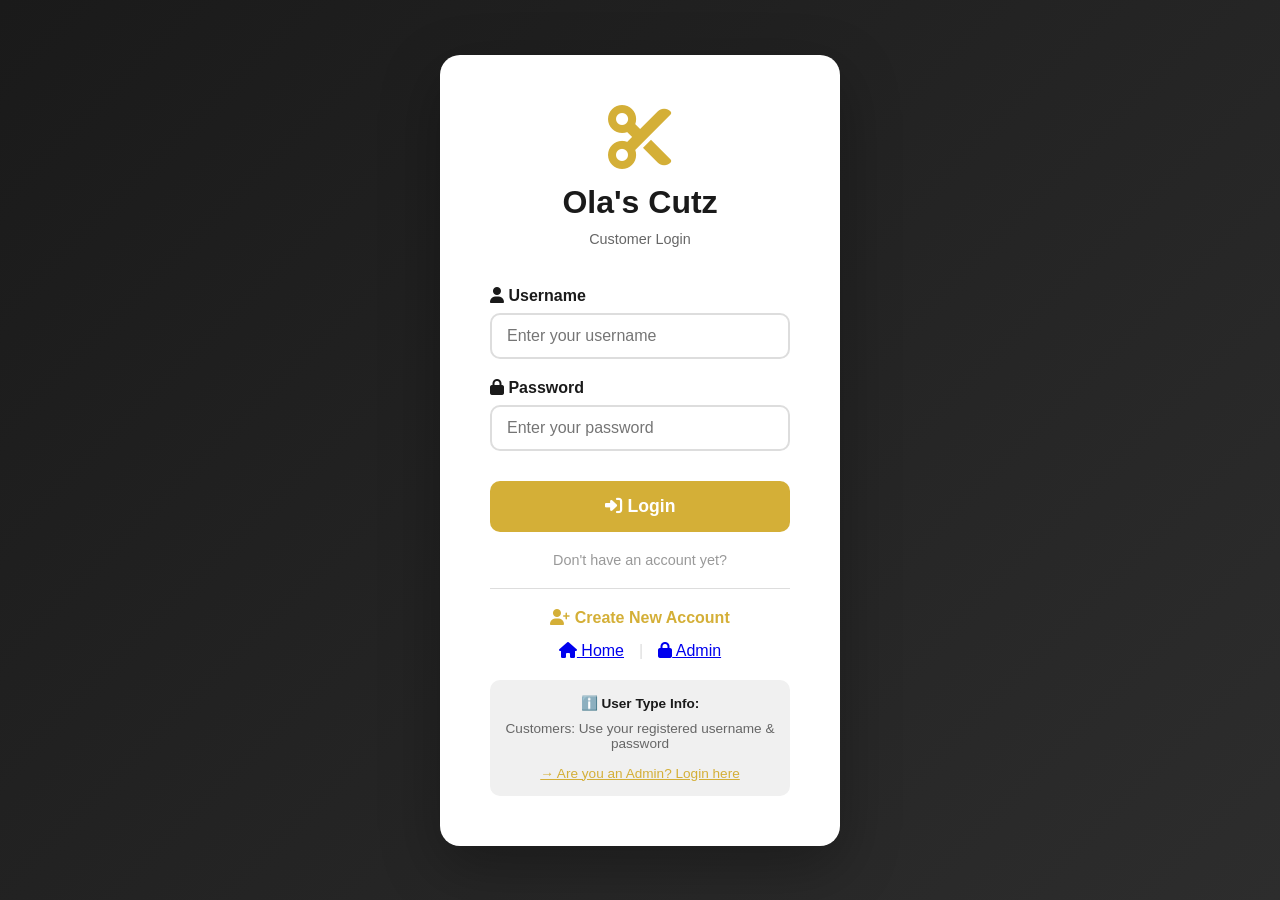
<file: index.html>
<!DOCTYPE html>
<html lang="en">
<head>
    <meta charset="UTF-8">
    <meta name="viewport" content="width=device-width, initial-scale=1.0">
    <title>Ola's Cutz Barbershop - Book Your Appointment Online</title>
    <link rel="stylesheet" href="styles.css">
    <link rel="stylesheet" href="https://cdnjs.cloudflare.com/ajax/libs/font-awesome/6.4.0/css/all.min.css">
</head>
<body>
    <script>
        // ===== CHECK IF CUSTOMER IS LOGGED IN =====
        // This must run BEFORE the page loads
        
        // Check if customer is logged in
        if (localStorage.getItem('customerLoggedIn') !== 'true') {
            // Not logged in - redirect to login page
            window.location.href = 'customer-login.html';
        }
    </script>
    <!-- Navigation -->
    <nav class="navbar">
        <div class="container">
            <div class="nav-wrapper">
                <div class="logo">
                    <i class="fas fa-cut"></i>
                    <span>Ola's Cutz</span>
                </div>
                <div class="nav-menu" id="navMenu">
                    <a href="#home" class="nav-link">Home</a>
                    <a href="#services" class="nav-link">Services</a>
                    <a href="#gallery" class="nav-link">Gallery</a>
                    <a href="#booking" class="nav-link">Book Now</a>
                    <a href="#contact" class="nav-link">Contact</a>
                    <span class="nav-user" id="navUser" style="color: #D4AF37; font-weight: 600;">
                        <i class="fas fa-user-circle"></i> <span id="userName">Customer</span>
                    </span>
                    <button class="nav-link" onclick="logoutCustomer()" style="background: none; border: none; color: inherit; cursor: pointer;">
                        <i class="fas fa-sign-out-alt"></i> Logout
                    </button>
                </div>
                <button class="mobile-toggle" id="mobileToggle">
                    <span></span>
                    <span></span>
                    <span></span>
                </button>
            </div>
        </div>
    </nav>

    <!-- Hero Section -->
    <section class="hero" id="home">
        <div class="hero-overlay"></div>
        <div class="container">
            <div class="hero-content">
                <h1 class="hero-title">Your Style, Our Expertise</h1>
                <p class="hero-subtitle">Professional barbering services in Lagos & Ilorin</p>
                <a href="#booking" class="btn btn-primary">Book Appointment Now</a>
            </div>
        </div>
    </section>

    <!-- Services Section -->
    <section class="services" id="services">
        <div class="container">
            <h2 class="section-title">Our Services</h2>
            <p class="section-subtitle">Premium grooming at affordable prices</p>
            <div class="services-grid">
                <div class="service-card">
                    <div class="service-icon">
                        <i class="fas fa-scissors"></i>
                    </div>
                    <h3>Haircut</h3>
                    <p class="service-duration"><i class="far fa-clock"></i> 30 minutes</p>
                    <p class="service-price">₦2,000</p>
                    <p class="service-desc">Classic and modern haircuts tailored to your style</p>
                </div>
                <div class="service-card featured">
                    <div class="popular-badge">Popular</div>
                    <div class="service-icon">
                        <i class="fas fa-cut"></i>
                    </div>
                    <h3>Haircut & Beard</h3>
                    <p class="service-duration"><i class="far fa-clock"></i> 40 minutes</p>
                    <p class="service-price">₦3,000</p>
                    <p class="service-desc">Complete grooming package for the modern gentleman</p>
                </div>
                <div class="service-card">
                    <div class="service-icon">
                        <i class="fas fa-child"></i>
                    </div>
                    <h3>Kids Haircut</h3>
                    <p class="service-duration"><i class="far fa-clock"></i> 40 minutes</p>
                    <p class="service-price">₦2,500</p>
                    <p class="service-desc">Gentle and fun haircuts for the little ones</p>
                </div>
                <div class="service-card">
                    <div class="service-icon">
                        <i class="fas fa-star"></i>
                    </div>
                    <h3>Shaving</h3>
                    <p class="service-duration"><i class="far fa-clock"></i> 15 minutes</p>
                    <p class="service-price">₦1,000</p>
                    <p class="service-desc">Traditional hot towel shave experience</p>
                </div>
            </div>
        </div>
    </section>

    <!-- Gallery Section -->
    <section class="gallery" id="gallery">
        <div class="container">
            <h2 class="section-title">Our Work</h2>
            <p class="section-subtitle">Get inspired by our latest styles</p>
            <div class="gallery-grid" id="galleryGrid">
                <!-- Gallery images will be generated dynamically -->
            </div>
        </div>
    </section>

    <!-- Lightbox Modal -->
    <div class="lightbox" id="lightbox">
        <button class="lightbox-close" id="lightboxClose">&times;</button>
        <button class="lightbox-nav lightbox-prev" id="lightboxPrev">
            <i class="fas fa-chevron-left"></i>
        </button>
        <img src="" alt="Gallery Image" id="lightboxImg">
        <button class="lightbox-nav lightbox-next" id="lightboxNext">
            <i class="fas fa-chevron-right"></i>
        </button>
    </div>

    <!-- Booking Section -->
    <section class="booking" id="booking">
        <div class="container">
            <h2 class="section-title">Book Your Appointment</h2>
            <p class="section-subtitle">Easy 6-step booking process</p>
            
            <div class="booking-container">
                <!-- Progress Indicator -->
                <div class="progress-bar">
                    <div class="progress-step active" data-step="1">
                        <div class="step-number">1</div>
                        <div class="step-label">Service</div>
                    </div>
                    <div class="progress-step" data-step="2">
                        <div class="step-number">2</div>
                        <div class="step-label">Location</div>
                    </div>
                    <div class="progress-step" data-step="3">
                        <div class="step-number">3</div>
                        <div class="step-label">Date</div>
                    </div>
                    <div class="progress-step" data-step="4">
                        <div class="step-number">4</div>
                        <div class="step-label">Time</div>
                    </div>
                    <div class="progress-step" data-step="5">
                        <div class="step-number">5</div>
                        <div class="step-label">Details</div>
                    </div>
                    <div class="progress-step" data-step="6">
                        <div class="step-number">6</div>
                        <div class="step-label">Confirm</div>
                    </div>
                </div>

                <!-- Booking Form -->
                <div class="booking-form">
                    <!-- Step 1: Select Service -->
                    <div class="form-step active" data-step="1">
                        <h3>Select Service</h3>
                        <div class="service-options">
                            <label class="service-option">
                                <input type="radio" name="service" value="Haircut|30|2000">
                                <div class="option-content">
                                    <i class="fas fa-scissors"></i>
                                    <h4>Haircut</h4>
                                    <p>30 min - ₦2,000</p>
                                </div>
                            </label>
                            <label class="service-option">
                                <input type="radio" name="service" value="Haircut & Beard|40|3000">
                                <div class="option-content">
                                    <i class="fas fa-cut"></i>
                                    <h4>Haircut & Beard</h4>
                                    <p>40 min - ₦3,000</p>
                                </div>
                            </label>
                            <label class="service-option">
                                <input type="radio" name="service" value="Kids Haircut|40|2500">
                                <div class="option-content">
                                    <i class="fas fa-child"></i>
                                    <h4>Kids Haircut</h4>
                                    <p>40 min - ₦2,500</p>
                                </div>
                            </label>
                            <label class="service-option">
                                <input type="radio" name="service" value="Shaving|15|1000">
                                <div class="option-content">
                                    <i class="fas fa-star"></i>
                                    <h4>Shaving</h4>
                                    <p>15 min - ₦1,000</p>
                                </div>
                            </label>
                        </div>
                        <button class="btn btn-primary" onclick="nextStep(2)">Next</button>
                    </div>

                    <!-- Step 2: Select Location -->
                    <div class="form-step" data-step="2">
                        <h3>Choose Location</h3>
                        <div class="location-options">
                            <label class="location-option">
                                <input type="radio" name="location" value="Lagos|Akintunde Str, MTN Badagry Expressway, Lagos">
                                <div class="option-content">
                                    <i class="fas fa-map-marker-alt"></i>
                                    <h4>Lagos</h4>
                                    <p>Akintunde Str, MTN Badagry Expressway</p>
                                </div>
                            </label>
                            <label class="location-option">
                                <input type="radio" name="location" value="Ilorin|Oke Andi, Ilorin, Kwara State">
                                <div class="option-content">
                                    <i class="fas fa-map-marker-alt"></i>
                                    <h4>Ilorin</h4>
                                    <p>Oke Andi, Ilorin, Kwara State</p>
                                </div>
                            </label>
                        </div>
                        <div class="button-group">
                            <button class="btn btn-secondary" onclick="prevStep(1)">Back</button>
                            <button class="btn btn-primary" onclick="nextStep(3)">Next</button>
                        </div>
                    </div>

                    <!-- Step 3: Select Date -->
                    <div class="form-step" data-step="3">
                        <h3>Pick a Date</h3>
                        <div class="calendar-container">
                            <div class="calendar-header">
                                <button class="calendar-nav" id="prevMonth">
                                    <i class="fas fa-chevron-left"></i>
                                </button>
                                <h4 id="currentMonth"></h4>
                                <button class="calendar-nav" id="nextMonth">
                                    <i class="fas fa-chevron-right"></i>
                                </button>
                            </div>
                            <div class="calendar-days">
                                <div class="day-name">Sun</div>
                                <div class="day-name">Mon</div>
                                <div class="day-name">Tue</div>
                                <div class="day-name">Wed</div>
                                <div class="day-name">Thu</div>
                                <div class="day-name">Fri</div>
                                <div class="day-name">Sat</div>
                            </div>
                            <div class="calendar-dates" id="calendarDates"></div>
                        </div>
                        <input type="hidden" id="selectedDate" name="date">
                        <div class="button-group">
                            <button class="btn btn-secondary" onclick="prevStep(2)">Back</button>
                            <button class="btn btn-primary" onclick="nextStep(4)">Next</button>
                        </div>
                    </div>

                    <!-- Step 4: Select Time -->
                    <div class="form-step" data-step="4">
                        <h3>Choose Time Slot</h3>
                        <p class="time-info">Available times for <span id="selectedDateDisplay"></span></p>
                        <div class="time-slots" id="timeSlots">
                            <!-- Time slots will be generated dynamically -->
                        </div>
                        <input type="hidden" id="selectedTime" name="time">
                        <div class="button-group">
                            <button class="btn btn-secondary" onclick="prevStep(3)">Back</button>
                            <button class="btn btn-primary" onclick="nextStep(5)">Next</button>
                        </div>
                    </div>

                    <!-- Step 5: Enter Details -->
                    <div class="form-step" data-step="5">
                        <h3>Your Details</h3>
                        <div class="form-group">
                            <label for="customerName">
                                <i class="fas fa-user"></i> Full Name *
                            </label>
                            <input type="text" id="customerName" name="name" required placeholder="Enter your full name">
                        </div>
                        <div class="form-group">
                            <label for="customerPhone">
                                <i class="fas fa-phone"></i> Phone Number *
                            </label>
                            <input type="tel" id="customerPhone" name="phone" required placeholder="080XXXXXXXX">
                        </div>
                        <div class="form-group">
                            <label for="customerEmail">
                                <i class="fas fa-envelope"></i> Email (Optional)
                            </label>
                            <input type="email" id="customerEmail" name="email" placeholder="your@email.com">
                        </div>
                        <div class="form-group">
                            <label for="customerNotes">
                                <i class="fas fa-comment"></i> Special Requests (Optional)
                            </label>
                            <textarea id="customerNotes" name="notes" rows="3" placeholder="Any special instructions or requests?"></textarea>
                        </div>
                        <div class="button-group">
                            <button class="btn btn-secondary" onclick="prevStep(4)">Back</button>
                            <button class="btn btn-primary" onclick="nextStep(6)">Review Booking</button>
                        </div>
                    </div>

                    <!-- Step 6: Confirm Booking -->
                    <div class="form-step" data-step="6">
                        <h3>Confirm Your Booking</h3>
                        <div class="booking-summary">
                            <div class="summary-item">
                                <i class="fas fa-scissors"></i>
                                <div>
                                    <strong>Service</strong>
                                    <p id="summaryService"></p>
                                </div>
                            </div>
                            <div class="summary-item">
                                <i class="fas fa-map-marker-alt"></i>
                                <div>
                                    <strong>Location</strong>
                                    <p id="summaryLocation"></p>
                                </div>
                            </div>
                            <div class="summary-item">
                                <i class="fas fa-calendar"></i>
                                <div>
                                    <strong>Date</strong>
                                    <p id="summaryDate"></p>
                                </div>
                            </div>
                            <div class="summary-item">
                                <i class="fas fa-clock"></i>
                                <div>
                                    <strong>Time</strong>
                                    <p id="summaryTime"></p>
                                </div>
                            </div>
                            <div class="summary-item">
                                <i class="fas fa-user"></i>
                                <div>
                                    <strong>Name</strong>
                                    <p id="summaryName"></p>
                                </div>
                            </div>
                            <div class="summary-item">
                                <i class="fas fa-phone"></i>
                                <div>
                                    <strong>Phone</strong>
                                    <p id="summaryPhone"></p>
                                </div>
                            </div>
                            <div class="summary-total">
                                <strong>Total Price:</strong>
                                <span id="summaryPrice"></span>
                            </div>
                        </div>
                        <div class="button-group">
                            <button class="btn btn-secondary" onclick="prevStep(5)">Back</button>
                            <button class="btn btn-success" onclick="confirmBooking()">
                                <i class="fas fa-check"></i> Confirm Booking
                            </button>
                        </div>
                    </div>
                </div>
            </div>
        </div>
    </section>

    <!-- Confirmation Modal -->
    <div class="modal" id="confirmationModal">
        <div class="modal-content">
            <div class="modal-header">
                <i class="fas fa-check-circle"></i>
                <h2>Booking Confirmed!</h2>
            </div>
            <div class="modal-body">
                <p class="booking-reference">Booking Reference: <strong id="bookingRef"></strong></p>
                <div class="confirmation-details">
                    <h3>Appointment Details</h3>
                    <div class="detail-row">
                        <span>Service:</span>
                        <strong id="confirmService"></strong>
                    </div>
                    <div class="detail-row">
                        <span>Date:</span>
                        <strong id="confirmDate"></strong>
                    </div>
                    <div class="detail-row">
                        <span>Time:</span>
                        <strong id="confirmTime"></strong>
                    </div>
                    <div class="detail-row">
                        <span>Location:</span>
                        <strong id="confirmLocation"></strong>
                    </div>
                    <div class="detail-row">
                        <span>Address:</span>
                        <strong id="confirmAddress"></strong>
                    </div>
                    <div class="detail-row">
                        <span>Price:</span>
                        <strong id="confirmPrice"></strong>
                    </div>
                </div>
                <div class="whatsapp-notice">
                    <i class="fab fa-whatsapp"></i>
                    <p>A confirmation has been sent via WhatsApp. We'll see you soon!</p>
                </div>
            </div>
            <div class="modal-footer">
                <button class="btn btn-primary" onclick="closeModal()">Done</button>
            </div>
        </div>
    </div>

    <!-- Contact Section -->
    <section class="contact" id="contact">
        <div class="container">
            <h2 class="section-title">Visit Us</h2>
            <div class="contact-grid">
                <div class="contact-card">
                    <i class="fas fa-map-marker-alt"></i>
                    <h3>Lagos</h3>
                    <p>Akintunde Str, MTN Badagry Expressway, Lagos</p>
                </div>
                <div class="contact-card">
                    <i class="fas fa-map-marker-alt"></i>
                    <h3>Ilorin</h3>
                    <p>Oke Andi, Ilorin, Kwara State</p>
                </div>
                <div class="contact-card">
                    <i class="fas fa-phone"></i>
                    <h3>Call Us</h3>
                    <p>+234 701 603 7881</p>
                </div>
                <div class="contact-card">
                    <i class="fas fa-clock"></i>
                    <h3>Working Hours</h3>
                    <p>Mon - Sat: 9AM - 8PM<br>Sunday: Closed</p>
                </div>
            </div>
        </div>
    </section>

    <!-- Footer -->
    <footer class="footer">
        <div class="container">
            <div class="footer-content">
                <div class="footer-section">
                    <h3><i class="fas fa-cut"></i> Ola's Cutz</h3>
                    <p>Your premier barbershop in Lagos and Ilorin. Professional service, exceptional results.</p>
                </div>
                <div class="footer-section">
                    <h4>Quick Links</h4>
                    <a href="#home">Home</a>
                    <a href="#services">Services</a>
                    <a href="#gallery">Gallery</a>
                    <a href="#booking">Book Now</a>
                </div>
                <div class="footer-section">
                    <h4>Follow Us</h4>
                    <div class="social-links">
                        <a href="#"><i class="fab fa-facebook"></i></a>
                        <a href="#"><i class="fab fa-instagram"></i></a>
                        <a href="#"><i class="fab fa-twitter"></i></a>
                        <a href="#"><i class="fab fa-whatsapp"></i></a>
                    </div>
                </div>
            </div>
            <div class="footer-bottom">
                <p>&copy; 2024 Ola's Cutz Barbershop. All rights reserved.</p>
            </div>
        </div>
    </footer>

    <script src="booking.js"></script>
    <script src="gallery.js"></script>
    <script src="main.js"></script>

    <script>
        // ===== LOAD CUSTOMER INFO =====
        function loadCustomerInfo() {
            const customerName = localStorage.getItem('currentCustomerName');
            if (customerName) {
                document.getElementById('userName').textContent = customerName;
                // Pre-fill customer name in booking form
                document.getElementById('customerName').value = customerName;
            }
            
            // Get customer's email and phone from their account
            const customerId = localStorage.getItem('currentCustomerId');
            if (customerId) {
                const customers = JSON.parse(localStorage.getItem('customers')) || [];
                const customer = customers.find(c => c.id === customerId);
                
                if (customer) {
                    // Pre-fill phone and email
                    document.getElementById('customerPhone').value = customer.phone || '';
                    document.getElementById('customerEmail').value = customer.email || '';
                }
            }
        }

        // Load customer info when page loads
        document.addEventListener('DOMContentLoaded', loadCustomerInfo);

        // ===== LOGOUT FUNCTION =====
        function logoutCustomer() {
            if (confirm('Are you sure you want to logout?')) {
                localStorage.removeItem('customerLoggedIn');
                localStorage.removeItem('currentCustomerId');
                localStorage.removeItem('currentCustomerName');
                localStorage.removeItem('currentCustomerUsername');
                window.location.href = 'customer-login.html';
            }
        }
    </script>
</body>
</html>
</file>
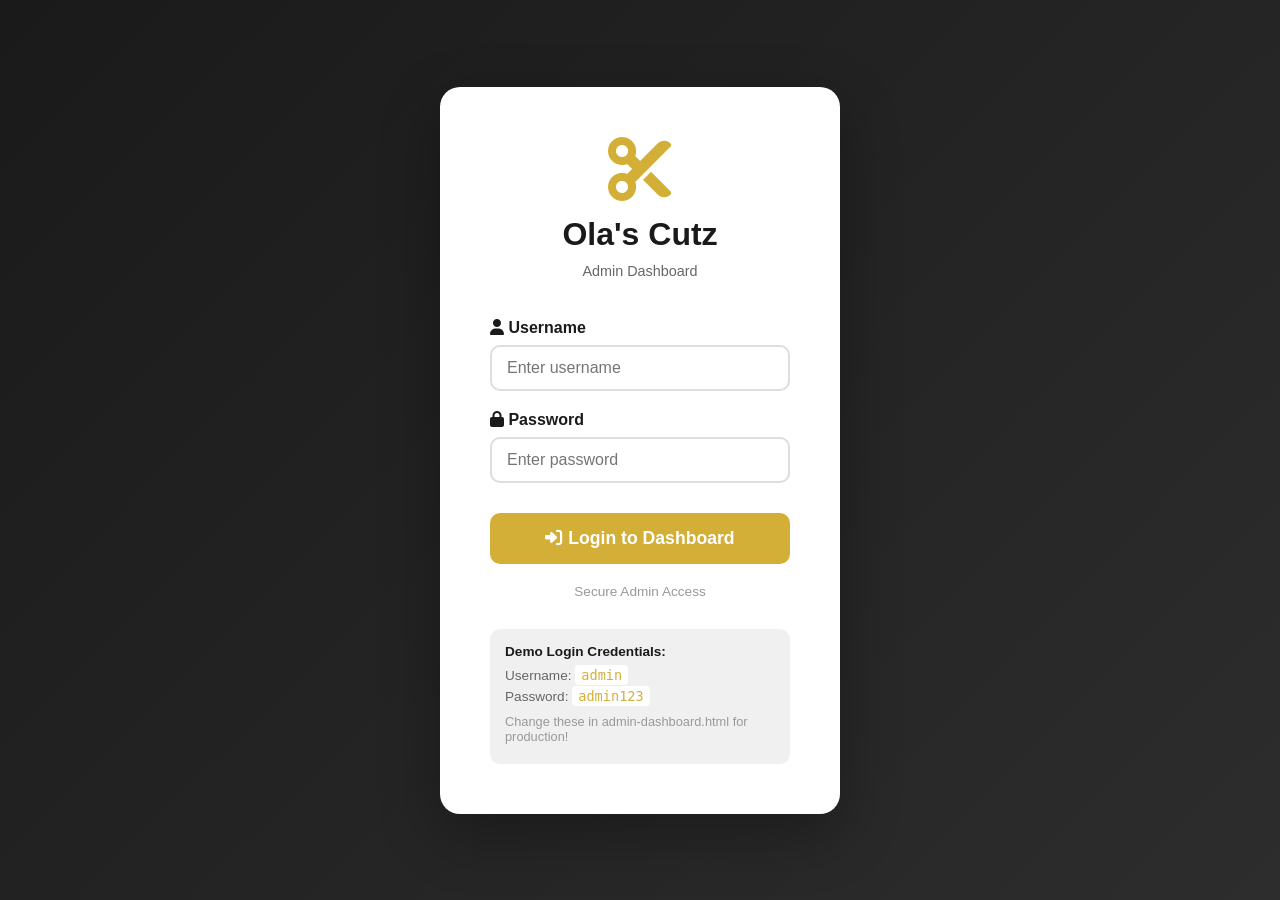
<file: admin-dashboard.html>
<!DOCTYPE html>
<html lang="en">
<head>
    <meta charset="UTF-8">
    <meta name="viewport" content="width=device-width, initial-scale=1.0">
    <title>Ola's Cutz - Admin Dashboard</title>
    <link rel="stylesheet" href="https://cdnjs.cloudflare.com/ajax/libs/font-awesome/6.4.0/css/all.min.css">
    <style>
        * {
            margin: 0;
            padding: 0;
            box-sizing: border-box;
        }

        body {
            font-family: 'Segoe UI', Tahoma, Geneva, Verdana, sans-serif;
            background: #f5f5f5;
            color: #333;
        }

        /* Header */
        .admin-header {
            background: linear-gradient(135deg, #1a1a1a 0%, #2d2d2d 100%);
            color: white;
            padding: 20px;
            box-shadow: 0 4px 6px rgba(0, 0, 0, 0.1);
            display: flex;
            justify-content: space-between;
            align-items: center;
            flex-wrap: wrap;
            gap: 15px;
        }

        .header-left {
            display: flex;
            align-items: center;
            gap: 15px;
        }

        .header-left i {
            font-size: 2rem;
            color: #D4AF37;
        }

        .header-left h1 {
            font-size: 1.8rem;
        }

        .header-right {
            display: flex;
            align-items: center;
            gap: 20px;
        }

        .admin-user {
            display: flex;
            align-items: center;
            gap: 10px;
            background: rgba(255, 255, 255, 0.1);
            padding: 10px 15px;
            border-radius: 8px;
        }

        .logout-btn {
            background: #D4AF37;
            color: white;
            border: none;
            padding: 10px 20px;
            border-radius: 8px;
            cursor: pointer;
            font-weight: 600;
            transition: all 0.3s ease;
        }

        .logout-btn:hover {
            background: #B8941E;
        }

        /* Container */
        .container {
            max-width: 1400px;
            margin: 0 auto;
            padding: 20px;
        }

        /* Stats */
        .stats-grid {
            display: grid;
            grid-template-columns: repeat(auto-fit, minmax(200px, 1fr));
            gap: 20px;
            margin-bottom: 30px;
        }

        .stat-card {
            background: white;
            padding: 20px;
            border-radius: 12px;
            box-shadow: 0 2px 8px rgba(0, 0, 0, 0.1);
            text-align: center;
        }

        .stat-card i {
            font-size: 2.5rem;
            color: #D4AF37;
            margin-bottom: 10px;
        }

        .stat-card h3 {
            font-size: 2.5rem;
            color: #1a1a1a;
            margin-bottom: 5px;
        }

        .stat-card p {
            color: #666;
            font-size: 0.9rem;
        }

        /* Controls */
        .controls {
            background: white;
            padding: 20px;
            border-radius: 12px;
            margin-bottom: 20px;
            box-shadow: 0 2px 8px rgba(0, 0, 0, 0.1);
            display: flex;
            gap: 15px;
            flex-wrap: wrap;
        }

        .search-box {
            flex: 1;
            min-width: 200px;
            position: relative;
        }

        .search-box input {
            width: 100%;
            padding: 10px 15px 10px 40px;
            border: 2px solid #ddd;
            border-radius: 8px;
            font-size: 1rem;
        }

        .search-box i {
            position: absolute;
            left: 15px;
            top: 50%;
            transform: translateY(-50%);
            color: #999;
        }

        .filter-select {
            padding: 10px 15px;
            border: 2px solid #ddd;
            border-radius: 8px;
            font-size: 1rem;
            cursor: pointer;
        }

        .export-btn {
            background: #10b981;
            color: white;
            border: none;
            padding: 10px 20px;
            border-radius: 8px;
            cursor: pointer;
            font-weight: 600;
            transition: all 0.3s ease;
        }

        .export-btn:hover {
            background: #0e9968;
        }

        /* Table */
        .bookings-table {
            background: white;
            border-radius: 12px;
            overflow: hidden;
            box-shadow: 0 2px 8px rgba(0, 0, 0, 0.1);
        }

        .table-wrapper {
            overflow-x: auto;
        }

        table {
            width: 100%;
            border-collapse: collapse;
        }

        thead {
            background: #f8f8f8;
            border-bottom: 2px solid #ddd;
        }

        th {
            padding: 15px;
            text-align: left;
            font-weight: 600;
            color: #1a1a1a;
        }

        td {
            padding: 15px;
            border-bottom: 1px solid #eee;
        }

        tr:hover {
            background: #f9f9f9;
        }

        .status-badge {
            display: inline-block;
            padding: 6px 12px;
            border-radius: 20px;
            font-size: 0.85rem;
            font-weight: 600;
        }

        .status-pending {
            background: #fef3c7;
            color: #92400e;
        }

        .status-confirmed {
            background: #dcfce7;
            color: #166534;
        }

        .status-completed {
            background: #dbeafe;
            color: #1e40af;
        }

        .status-cancelled {
            background: #fee2e2;
            color: #991b1b;
        }

        .action-buttons {
            display: flex;
            gap: 8px;
            flex-wrap: wrap;
        }

        .btn-small {
            padding: 6px 12px;
            border: none;
            border-radius: 6px;
            cursor: pointer;
            font-size: 0.85rem;
            font-weight: 600;
            transition: all 0.3s ease;
            display: inline-flex;
            align-items: center;
            gap: 5px;
        }

        .btn-view {
            background: #D4AF37;
            color: white;
        }

        .btn-view:hover {
            background: #B8941E;
        }

        .btn-delete {
            background: #ef4444;
            color: white;
        }

        .btn-delete:hover {
            background: #dc2626;
        }

        .btn-complete {
            background: #10b981;
            color: white;
        }

        .btn-complete:hover {
            background: #0e9968;
        }

        /* Empty State */
        .empty-state {
            text-align: center;
            padding: 60px 20px;
            background: white;
            border-radius: 12px;
        }

        .empty-state i {
            font-size: 4rem;
            color: #ddd;
            margin-bottom: 20px;
        }

        .empty-state h3 {
            color: #999;
            margin-bottom: 10px;
        }

        /* Modal */
        .modal {
            display: none;
            position: fixed;
            top: 0;
            left: 0;
            width: 100%;
            height: 100%;
            background: rgba(0, 0, 0, 0.7);
            z-index: 1000;
            align-items: center;
            justify-content: center;
        }

        .modal.active {
            display: flex;
        }

        .modal-content {
            background: white;
            padding: 30px;
            border-radius: 12px;
            max-width: 500px;
            width: 90%;
            max-height: 80vh;
            overflow-y: auto;
        }

        .modal-header {
            display: flex;
            justify-content: space-between;
            align-items: center;
            margin-bottom: 20px;
            border-bottom: 2px solid #eee;
            padding-bottom: 15px;
        }

        .modal-header h2 {
            color: #1a1a1a;
        }

        .close-modal {
            background: none;
            border: none;
            font-size: 1.5rem;
            cursor: pointer;
            color: #999;
        }

        .detail-row {
            display: flex;
            justify-content: space-between;
            padding: 10px 0;
            border-bottom: 1px solid #eee;
        }

        .detail-row strong {
            color: #1a1a1a;
        }

        .detail-row span {
            color: #666;
            text-align: right;
        }

        .modal-actions {
            display: flex;
            gap: 10px;
            margin-top: 20px;
        }

        .modal-actions button {
            flex: 1;
            padding: 12px;
            border: none;
            border-radius: 8px;
            font-weight: 600;
            cursor: pointer;
            transition: all 0.3s ease;
        }

        .modal-actions .btn-cancel {
            background: #e5e7eb;
            color: #1a1a1a;
        }

        .modal-actions .btn-cancel:hover {
            background: #d1d5db;
        }

        .modal-actions .btn-confirm {
            background: #10b981;
            color: white;
        }

        .modal-actions .btn-confirm:hover {
            background: #0e9968;
        }

        @media (max-width: 768px) {
            .admin-header {
                flex-direction: column;
                text-align: center;
            }

            .header-right {
                flex-direction: column;
                width: 100%;
            }

            .logout-btn {
                width: 100%;
            }

            .controls {
                flex-direction: column;
            }

            .search-box {
                min-width: 100%;
            }

            th, td {
                padding: 10px;
                font-size: 0.85rem;
            }

            .action-buttons {
                flex-direction: column;
            }

            .btn-small {
                width: 100%;
                justify-content: center;
            }
        }
    </style>
</head>
<body>
    <!-- Header -->
    <div class="admin-header">
        <div class="header-left">
            <i class="fas fa-cut"></i>
            <h1>Ola's Cutz Admin</h1>
        </div>
        <div class="header-right">
            <div class="admin-user">
                <i class="fas fa-user-circle"></i>
                <span id="adminUsername">Admin</span>
            </div>
            <button class="logout-btn" onclick="logout()">
                <i class="fas fa-sign-out-alt"></i> Logout
            </button>
        </div>
    </div>

    <!-- Main Content -->
    <div class="container">
        <!-- Statistics -->
        <div class="stats-grid">
            <div class="stat-card">
                <i class="fas fa-calendar-check"></i>
                <h3 id="totalBookings">0</h3>
                <p>Total Bookings</p>
            </div>
            <div class="stat-card">
                <i class="fas fa-clock"></i>
                <h3 id="pendingBookings">0</h3>
                <p>Pending</p>
            </div>
            <div class="stat-card">
                <i class="fas fa-check-circle"></i>
                <h3 id="completedBookings">0</h3>
                <p>Completed</p>
            </div>
            <div class="stat-card">
                <i class="fas fa-naira-sign"></i>
                <h3 id="totalRevenue">₦0</h3>
                <p>Revenue</p>
            </div>
        </div>

        <!-- Controls -->
        <div class="controls">
            <div class="search-box">
                <i class="fas fa-search"></i>
                <input type="text" id="searchInput" placeholder="Search by customer name or phone...">
            </div>
            <select class="filter-select" id="filterStatus">
                <option value="">All Status</option>
                <option value="Pending">Pending</option>
                <option value="Confirmed">Confirmed</option>
                <option value="Completed">Completed</option>
                <option value="Cancelled">Cancelled</option>
            </select>
            <button class="export-btn" onclick="exportBookingsToCSV()">
                <i class="fas fa-download"></i> Export
            </button>
        </div>

        <!-- Bookings Table -->
        <div class="bookings-table">
            <div class="table-wrapper">
                <table id="bookingsTable">
                    <thead>
                        <tr>
                            <th>Reference</th>
                            <th>Customer</th>
                            <th>Phone</th>
                            <th>Service</th>
                            <th>Date</th>
                            <th>Time</th>
                            <th>Location</th>
                            <th>Price</th>
                            <th>Status</th>
                            <th>Actions</th>
                        </tr>
                    </thead>
                    <tbody id="bookingsTableBody">
                    </tbody>
                </table>
            </div>
            <div class="empty-state" id="emptyState">
                <i class="fas fa-inbox"></i>
                <h3>No bookings yet</h3>
                <p>Bookings will appear here when customers make appointments</p>
            </div>
        </div>
    </div>

    <!-- Detail Modal -->
    <div class="modal" id="detailModal">
        <div class="modal-content">
            <div class="modal-header">
                <h2>Booking Details</h2>
                <button class="close-modal" onclick="closeModal()">×</button>
            </div>
            <div id="modalDetails"></div>
        </div>
    </div>

    <!-- Confirm Action Modal -->
    <div class="modal" id="confirmModal">
        <div class="modal-content">
            <div class="modal-header">
                <h2>Confirm Action</h2>
                <button class="close-modal" onclick="closeConfirmModal()">×</button>
            </div>
            <p id="confirmMessage"></p>
            <div class="modal-actions">
                <button class="btn-cancel" onclick="closeConfirmModal()">Cancel</button>
                <button class="btn-confirm" id="confirmBtn" onclick="executeAction()">Confirm</button>
            </div>
        </div>
    </div>

    <script src="admin-dashboard.js"></script>
</body>
</html>
</file>
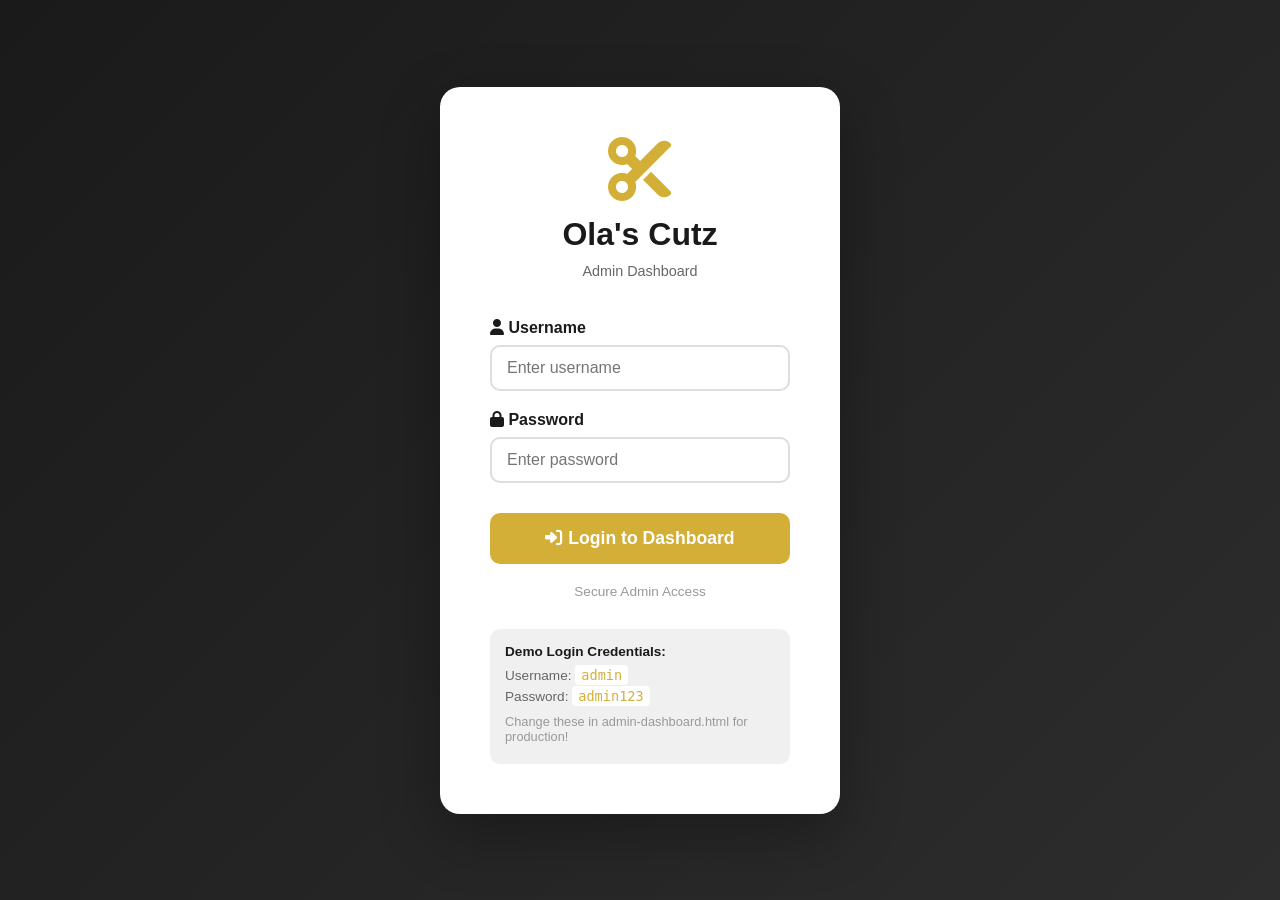
<file: admin-login.html>
<!DOCTYPE html>
<html lang="en">
<head>
    <meta charset="UTF-8">
    <meta name="viewport" content="width=device-width, initial-scale=1.0">
    <title>Ola's Cutz - Admin Login</title>
    <link rel="stylesheet" href="https://cdnjs.cloudflare.com/ajax/libs/font-awesome/6.4.0/css/all.min.css">
    <style>
        * {
            margin: 0;
            padding: 0;
            box-sizing: border-box;
        }

        body {
            font-family: 'Segoe UI', Tahoma, Geneva, Verdana, sans-serif;
            background: linear-gradient(135deg, #1a1a1a 0%, #2d2d2d 100%);
            min-height: 100vh;
            display: flex;
            align-items: center;
            justify-content: center;
        }

        .login-container {
            background: white;
            padding: 50px;
            border-radius: 20px;
            box-shadow: 0 20px 60px rgba(0, 0, 0, 0.3);
            width: 90%;
            max-width: 400px;
            animation: slideUp 0.6s ease;
        }

        @keyframes slideUp {
            from {
                opacity: 0;
                transform: translateY(50px);
            }
            to {
                opacity: 1;
                transform: translateY(0);
            }
        }

        .login-header {
            text-align: center;
            margin-bottom: 40px;
        }

        .login-header i {
            font-size: 4rem;
            color: #D4AF37;
            margin-bottom: 15px;
        }

        .login-header h1 {
            font-size: 2rem;
            color: #1a1a1a;
            margin-bottom: 10px;
        }

        .login-header p {
            color: #666;
            font-size: 0.9rem;
        }

        .form-group {
            margin-bottom: 20px;
        }

        .form-group label {
            display: block;
            margin-bottom: 8px;
            font-weight: 600;
            color: #1a1a1a;
        }

        .form-group input {
            width: 100%;
            padding: 12px 15px;
            border: 2px solid #ddd;
            border-radius: 10px;
            font-size: 1rem;
            transition: all 0.3s ease;
        }

        .form-group input:focus {
            outline: none;
            border-color: #D4AF37;
            box-shadow: 0 0 0 3px rgba(212, 175, 55, 0.1);
        }

        .login-btn {
            width: 100%;
            padding: 15px;
            background: #D4AF37;
            color: white;
            border: none;
            border-radius: 10px;
            font-size: 1.1rem;
            font-weight: 600;
            cursor: pointer;
            transition: all 0.3s ease;
            margin-top: 10px;
        }

        .login-btn:hover {
            background: #B8941E;
            transform: translateY(-2px);
            box-shadow: 0 10px 25px rgba(212, 175, 55, 0.3);
        }

        .login-btn:active {
            transform: translateY(0);
        }

        .error-message {
            background: #fee;
            color: #c33;
            padding: 12px;
            border-radius: 8px;
            margin-bottom: 20px;
            display: none;
            text-align: center;
            border-left: 4px solid #c33;
        }

        .error-message.show {
            display: block;
        }

        .login-footer {
            text-align: center;
            margin-top: 20px;
            color: #999;
            font-size: 0.85rem;
        }

        .demo-info {
            background: #f0f0f0;
            padding: 15px;
            border-radius: 10px;
            margin-top: 30px;
            font-size: 0.85rem;
            color: #666;
        }

        .demo-info strong {
            color: #1a1a1a;
            display: block;
            margin-bottom: 8px;
        }

        .demo-info p {
            margin: 5px 0;
        }

        .demo-info code {
            background: white;
            padding: 2px 6px;
            border-radius: 4px;
            font-family: monospace;
            color: #D4AF37;
        }

        @media (max-width: 480px) {
            .login-container {
                padding: 30px 20px;
            }

            .login-header h1 {
                font-size: 1.5rem;
            }

            .login-header i {
                font-size: 3rem;
            }
        }
    </style>
</head>
<body>
    <div class="login-container">
        <div class="login-header">
            <i class="fas fa-cut"></i>
            <h1>Ola's Cutz</h1>
            <p>Admin Dashboard</p>
        </div>

        <div class="error-message" id="errorMessage"></div>

        <form onsubmit="handleLogin(event)">
            <div class="form-group">
                <label for="username">
                    <i class="fas fa-user"></i> Username
                </label>
                <input type="text" id="username" placeholder="Enter username" required>
            </div>

            <div class="form-group">
                <label for="password">
                    <i class="fas fa-lock"></i> Password
                </label>
                <input type="password" id="password" placeholder="Enter password" required>
            </div>

            <button type="submit" class="login-btn">
                <i class="fas fa-sign-in-alt"></i> Login to Dashboard
            </button>
        </form>

        <div class="login-footer">
            Secure Admin Access
        </div>

        <div class="demo-info">
            <strong>Demo Login Credentials:</strong>
            <p>Username: <code>admin</code></p>
            <p>Password: <code>admin123</code></p>
            <p style="margin-top: 10px; font-size: 0.8rem; color: #999;">
                Change these in admin-dashboard.html for production!
            </p>
        </div>
    </div>

    <script>
        function handleLogin(event) {
            event.preventDefault();

            const username = document.getElementById('username').value;
            const password = document.getElementById('password').value;
            const errorDiv = document.getElementById('errorMessage');

            // Simple authentication (change these for production!)
            const validUsername = 'admin';
            const validPassword = 'admin123';

            if (username === validUsername && password === validPassword) {
                // Save login session
                localStorage.setItem('adminLoggedIn', 'true');
                localStorage.setItem('adminUsername', username);
                localStorage.setItem('loginTime', new Date().toISOString());

                // Redirect to admin dashboard
                window.location.href = 'admin-dashboard.html';
            } else {
                errorDiv.textContent = 'Invalid username or password';
                errorDiv.classList.add('show');

                // Clear after 3 seconds
                setTimeout(() => {
                    errorDiv.classList.remove('show');
                }, 3000);
            }
        }

        // Check if already logged in
        if (localStorage.getItem('adminLoggedIn') === 'true') {
            window.location.href = 'admin-dashboard.html';
        }
    </script>
</body>
</html>
</file>
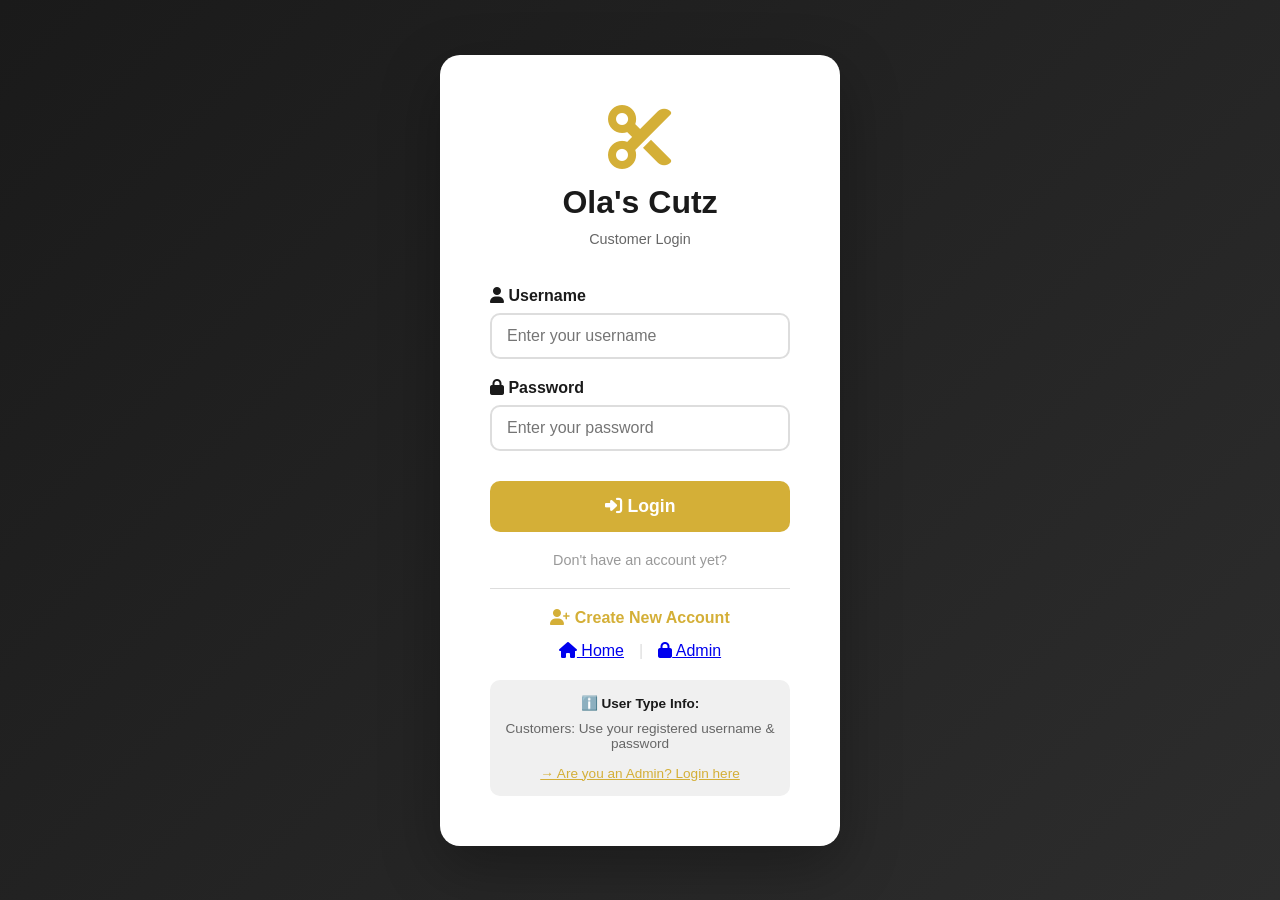
<file: customer-dashboard.html>
<!DOCTYPE html>
<html lang="en">
<head>
    <meta charset="UTF-8">
    <meta name="viewport" content="width=device-width, initial-scale=1.0">
    <title>Ola's Cutz - My Dashboard</title>
    <link rel="stylesheet" href="https://cdnjs.cloudflare.com/ajax/libs/font-awesome/6.4.0/css/all.min.css">
    <style>
        * {
            margin: 0;
            padding: 0;
            box-sizing: border-box;
        }

        body {
            font-family: 'Segoe UI', Tahoma, Geneva, Verdana, sans-serif;
            background: #f5f5f5;
            color: #333;
        }

        /* Header */
        .header {
            background: linear-gradient(135deg, #1a1a1a 0%, #2d2d2d 100%);
            color: white;
            padding: 20px;
            box-shadow: 0 4px 6px rgba(0, 0, 0, 0.1);
            display: flex;
            justify-content: space-between;
            align-items: center;
            flex-wrap: wrap;
            gap: 15px;
        }

        .header-left {
            display: flex;
            align-items: center;
            gap: 15px;
        }

        .header-left i {
            font-size: 2rem;
            color: #D4AF37;
        }

        .header-left h1 {
            font-size: 1.5rem;
        }

        .header-right {
            display: flex;
            align-items: center;
            gap: 20px;
        }

        .user-info {
            background: rgba(255, 255, 255, 0.1);
            padding: 10px 15px;
            border-radius: 8px;
        }

        .logout-btn {
            background: #D4AF37;
            color: white;
            border: none;
            padding: 10px 20px;
            border-radius: 8px;
            cursor: pointer;
            font-weight: 600;
            transition: all 0.3s ease;
        }

        .logout-btn:hover {
            background: #B8941E;
        }

        /* Container */
        .container {
            max-width: 1200px;
            margin: 0 auto;
            padding: 20px;
        }

        /* Tabs */
        .tabs {
            display: flex;
            gap: 10px;
            margin-bottom: 30px;
            background: white;
            padding: 15px;
            border-radius: 12px;
            box-shadow: 0 2px 8px rgba(0, 0, 0, 0.1);
        }

        .tab-btn {
            padding: 12px 24px;
            border: 2px solid #ddd;
            background: white;
            border-radius: 8px;
            cursor: pointer;
            font-weight: 600;
            transition: all 0.3s ease;
            color: #666;
        }

        .tab-btn.active {
            background: #D4AF37;
            color: white;
            border-color: #D4AF37;
        }

        .tab-btn:hover {
            border-color: #D4AF37;
        }

        /* Tab Content */
        .tab-content {
            display: none;
        }

        .tab-content.active {
            display: block;
        }

        /* Booking Section */
        .booking-section {
            background: white;
            padding: 30px;
            border-radius: 12px;
            box-shadow: 0 2px 8px rgba(0, 0, 0, 0.1);
        }

        .booking-section h2 {
            color: #1a1a1a;
            margin-bottom: 20px;
            font-size: 1.5rem;
        }

        .form-grid {
            display: grid;
            grid-template-columns: repeat(auto-fit, minmax(250px, 1fr));
            gap: 20px;
            margin-bottom: 20px;
        }

        .form-group {
            display: flex;
            flex-direction: column;
        }

        .form-group label {
            font-weight: 600;
            margin-bottom: 8px;
            color: #1a1a1a;
        }

        .form-group input,
        .form-group select {
            padding: 12px 15px;
            border: 2px solid #ddd;
            border-radius: 8px;
            font-size: 1rem;
            transition: all 0.3s ease;
        }

        .form-group input:focus,
        .form-group select:focus {
            outline: none;
            border-color: #D4AF37;
        }

        .services-grid {
            display: grid;
            grid-template-columns: repeat(auto-fit, minmax(180px, 1fr));
            gap: 15px;
            margin-bottom: 20px;
        }

        .service-card {
            border: 2px solid #ddd;
            padding: 15px;
            border-radius: 10px;
            cursor: pointer;
            transition: all 0.3s ease;
            text-align: center;
        }

        .service-card:hover {
            border-color: #D4AF37;
            transform: translateY(-5px);
        }

        .service-card.selected {
            border-color: #D4AF37;
            background: rgba(212, 175, 55, 0.1);
        }

        .service-card h4 {
            color: #1a1a1a;
            margin-bottom: 5px;
        }

        .service-card p {
            font-size: 0.85rem;
            color: #666;
        }

        .service-card .price {
            color: #D4AF37;
            font-weight: 600;
            margin-top: 10px;
        }

        .book-btn {
            background: #D4AF37;
            color: white;
            border: none;
            padding: 15px 40px;
            border-radius: 8px;
            font-size: 1rem;
            font-weight: 600;
            cursor: pointer;
            transition: all 0.3s ease;
            width: 100%;
        }

        .book-btn:hover {
            background: #B8941E;
            transform: translateY(-2px);
        }

        .book-btn:disabled {
            background: #ccc;
            cursor: not-allowed;
            transform: none;
        }

        /* Bookings List */
        .bookings-list {
            display: grid;
            grid-template-columns: repeat(auto-fill, minmax(300px, 1fr));
            gap: 20px;
        }

        .booking-card {
            background: white;
            padding: 20px;
            border-radius: 12px;
            box-shadow: 0 2px 8px rgba(0, 0, 0, 0.1);
            border-left: 4px solid #D4AF37;
        }

        .booking-card h4 {
            color: #1a1a1a;
            margin-bottom: 15px;
            display: flex;
            justify-content: space-between;
            align-items: center;
        }

        .booking-ref {
            background: #f0f0f0;
            padding: 5px 10px;
            border-radius: 5px;
            font-size: 0.8rem;
            color: #666;
        }

        .booking-detail {
            display: flex;
            justify-content: space-between;
            padding: 10px 0;
            border-bottom: 1px solid #eee;
            font-size: 0.9rem;
        }

        .booking-detail strong {
            color: #1a1a1a;
        }

        .booking-detail span {
            color: #666;
        }

        .status-badge {
            display: inline-block;
            padding: 6px 12px;
            border-radius: 20px;
            font-size: 0.85rem;
            font-weight: 600;
            margin-top: 10px;
        }

        .status-pending {
            background: #fef3c7;
            color: #92400e;
        }

        .status-confirmed {
            background: #dcfce7;
            color: #166534;
        }

        .empty-state {
            text-align: center;
            padding: 60px 20px;
            color: #999;
        }

        .empty-state i {
            font-size: 4rem;
            color: #ddd;
            margin-bottom: 20px;
        }

        .cancel-btn {
            background: #ef4444;
            color: white;
            border: none;
            padding: 10px 20px;
            border-radius: 6px;
            cursor: pointer;
            font-size: 0.9rem;
            margin-top: 10px;
            transition: all 0.3s ease;
        }

        .cancel-btn:hover {
            background: #dc2626;
        }

        .message {
            padding: 15px;
            border-radius: 8px;
            margin-bottom: 20px;
        }

        .success {
            background: #efe;
            color: #3c3;
            border-left: 4px solid #3c3;
        }

        .error {
            background: #fee;
            color: #c33;
            border-left: 4px solid #c33;
        }

        @media (max-width: 768px) {
            .header {
                flex-direction: column;
            }

            .tabs {
                flex-wrap: wrap;
            }

            .form-grid {
                grid-template-columns: 1fr;
            }

            .services-grid {
                grid-template-columns: repeat(2, 1fr);
            }

            .bookings-list {
                grid-template-columns: 1fr;
            }
        }
    </style>
</head>
<body>
    <!-- Header -->
    <div class="header">
        <div class="header-left">
            <i class="fas fa-cut"></i>
            <h1>Ola's Cutz</h1>
        </div>
        <div class="header-right">
            <div class="user-info">
                <i class="fas fa-user-circle"></i>
                <span id="customerName">Customer</span>
            </div>
            <button class="logout-btn" onclick="logout()">
                <i class="fas fa-sign-out-alt"></i> Logout
            </button>
        </div>
    </div>

    <!-- Main Content -->
    <div class="container">
        <!-- Tabs -->
        <div class="tabs">
            <button class="tab-btn active" onclick="switchTab('book')">
                <i class="fas fa-calendar-plus"></i> Book Appointment
            </button>
            <button class="tab-btn" onclick="switchTab('bookings')">
                <i class="fas fa-calendar-check"></i> My Bookings
            </button>
            <button class="tab-btn" onclick="switchTab('profile')">
                <i class="fas fa-user"></i> My Profile
            </button>
        </div>

        <!-- Book Appointment Tab -->
        <div id="book" class="tab-content active">
            <div class="booking-section">
                <h2>Book Your Appointment</h2>
                <div id="bookMessage"></div>

                <div class="form-grid">
                    <div class="form-group">
                        <label for="location">Location *</label>
                        <select id="location" required>
                            <option value="">Select a location</option>
                            <option value="Lagos|Akintunde Str, MTN Badagry Expressway, Lagos">Lagos</option>
                            <option value="Ilorin|Oke Andi, Ilorin, Kwara State">Ilorin</option>
                        </select>
                    </div>

                    <div class="form-group">
                        <label for="date">Date *</label>
                        <input type="date" id="date" required>
                    </div>

                    <div class="form-group">
                        <label for="time">Time *</label>
                        <select id="time" required>
                            <option value="">Select a time</option>
                            <option value="9:00 AM">9:00 AM</option>
                            <option value="10:00 AM">10:00 AM</option>
                            <option value="11:00 AM">11:00 AM</option>
                            <option value="12:00 PM">12:00 PM</option>
                            <option value="1:00 PM">1:00 PM</option>
                            <option value="2:00 PM">2:00 PM</option>
                            <option value="3:00 PM">3:00 PM</option>
                            <option value="4:00 PM">4:00 PM</option>
                            <option value="5:00 PM">5:00 PM</option>
                            <option value="6:00 PM">6:00 PM</option>
                            <option value="7:00 PM">7:00 PM</option>
                        </select>
                    </div>
                </div>

                <h3 style="margin-top: 30px; margin-bottom: 15px; color: #1a1a1a;">Select Service *</h3>
                <div class="services-grid">
                    <div class="service-card" onclick="selectService(this, 'Haircut', '30', '2000')">
                        <i class="fas fa-scissors" style="font-size: 2rem; color: #D4AF37; margin-bottom: 10px;"></i>
                        <h4>Haircut</h4>
                        <p>30 minutes</p>
                        <div class="price">₦2,000</div>
                    </div>

                    <div class="service-card" onclick="selectService(this, 'Haircut & Beard', '40', '3000')">
                        <i class="fas fa-cut" style="font-size: 2rem; color: #D4AF37; margin-bottom: 10px;"></i>
                        <h4>Haircut & Beard</h4>
                        <p>40 minutes</p>
                        <div class="price">₦3,000</div>
                    </div>

                    <div class="service-card" onclick="selectService(this, 'Kids Haircut', '40', '2500')">
                        <i class="fas fa-child" style="font-size: 2rem; color: #D4AF37; margin-bottom: 10px;"></i>
                        <h4>Kids Haircut</h4>
                        <p>40 minutes</p>
                        <div class="price">₦2,500</div>
                    </div>

                    <div class="service-card" onclick="selectService(this, 'Shaving', '15', '1000')">
                        <i class="fas fa-star" style="font-size: 2rem; color: #D4AF37; margin-bottom: 10px;"></i>
                        <h4>Shaving</h4>
                        <p>15 minutes</p>
                        <div class="price">₦1,000</div>
                    </div>
                </div>

                <div class="form-group" style="margin-top: 20px;">
                    <label for="notes">Special Requests (Optional)</label>
                    <input type="text" id="notes" placeholder="Any special instructions?">
                </div>

                <button class="book-btn" onclick="bookAppointment()">
                    <i class="fas fa-check"></i> Confirm Booking
                </button>
            </div>
        </div>

        <!-- My Bookings Tab -->
        <div id="bookings" class="tab-content">
            <div class="booking-section">
                <h2>My Appointments</h2>
                <div class="bookings-list" id="bookingsList">
                    <div class="empty-state">
                        <i class="fas fa-inbox"></i>
                        <p>No bookings yet. <a href="#" onclick="switchTab('book')" style="color: #D4AF37;">Book now!</a></p>
                    </div>
                </div>
            </div>
        </div>

        <!-- Profile Tab -->
        <div id="profile" class="tab-content">
            <div class="booking-section">
                <h2>My Profile</h2>
                <div id="profileInfo"></div>
            </div>
        </div>
    </div>

    <script>
        // Check if customer is logged in
        function checkCustomerAccess() {
            if (localStorage.getItem('customerLoggedIn') !== 'true') {
                window.location.href = 'customer-login.html';
                return false;
            }
            return true;
        }

        // Initialize
        if (checkCustomerAccess()) {
            loadCustomerInfo();
            loadMyBookings();
        }

        let selectedService = null;

        function loadCustomerInfo() {
            const customerName = localStorage.getItem('currentCustomerName');
            document.getElementById('customerName').textContent = customerName;
            
            const customerId = localStorage.getItem('currentCustomerId');
            const customers = JSON.parse(localStorage.getItem('customers')) || [];
            const customer = customers.find(c => c.id === customerId);

            if (customer) {
                const profileHtml = `
                    <div style="display: grid; gap: 15px;">
                        <div class="booking-detail">
                            <strong>Full Name:</strong>
                            <span>${customer.fullName}</span>
                        </div>
                        <div class="booking-detail">
                            <strong>Username:</strong>
                            <span>${customer.username}</span>
                        </div>
                        <div class="booking-detail">
                            <strong>Email:</strong>
                            <span>${customer.email}</span>
                        </div>
                        <div class="booking-detail">
                            <strong>Phone:</strong>
                            <span>${customer.phone}</span>
                        </div>
                        <div class="booking-detail">
                            <strong>Member Since:</strong>
                            <span>${new Date(customer.createdAt).toLocaleDateString()}</span>
                        </div>
                    </div>
                `;
                document.getElementById('profileInfo').innerHTML = profileHtml;
            }
        }

        function selectService(element, name, duration, price) {
            // Remove previous selection
            document.querySelectorAll('.service-card').forEach(card => {
                card.classList.remove('selected');
            });

            // Add selection to clicked card
            element.classList.add('selected');

            // Store selected service
            selectedService = { name, duration, price };
        }

        function bookAppointment() {
            const location = document.getElementById('location').value;
            const date = document.getElementById('date').value;
            const time = document.getElementById('time').value;
            const notes = document.getElementById('notes').value;

            if (!selectedService) {
                showMessage('Please select a service', 'error');
                return;
            }

            if (!location) {
                showMessage('Please select a location', 'error');
                return;
            }

            if (!date) {
                showMessage('Please select a date', 'error');
                return;
            }

            if (!time) {
                showMessage('Please select a time', 'error');
                return;
            }

            // Create booking
            const bookingRef = 'OC' + Date.now().toString().slice(-8);
            const [locationName, address] = location.split('|');

            const booking = {
                reference: bookingRef,
                customerId: localStorage.getItem('currentCustomerId'),
                customerName: localStorage.getItem('currentCustomerName'),
                serviceName: selectedService.name,
                duration: selectedService.duration,
                price: selectedService.price,
                locationName: locationName,
                address: address,
                date: date,
                time: time,
                notes: notes,
                bookedAt: new Date().toISOString(),
                status: 'Pending'
            };

            // Save to customer bookings
            let allBookings = JSON.parse(localStorage.getItem('allBookings')) || [];
            allBookings.push(booking);
            localStorage.setItem('allBookings', JSON.stringify(allBookings));

            showMessage(`Booking confirmed! Reference: ${bookingRef}`, 'success');

            // Clear form
            setTimeout(() => {
                document.getElementById('location').value = '';
                document.getElementById('date').value = '';
                document.getElementById('time').value = '';
                document.getElementById('notes').value = '';
                document.querySelectorAll('.service-card').forEach(card => card.classList.remove('selected'));
                selectedService = null;
                loadMyBookings();
                switchTab('bookings');
            }, 2000);
        }

        function loadMyBookings() {
            const customerId = localStorage.getItem('currentCustomerId');
            const allBookings = JSON.parse(localStorage.getItem('allBookings')) || [];
            const myBookings = allBookings.filter(b => b.customerId === customerId);

            const bookingsList = document.getElementById('bookingsList');

            if (myBookings.length === 0) {
                bookingsList.innerHTML = `
                    <div class="empty-state">
                        <i class="fas fa-inbox"></i>
                        <p>No bookings yet. <a href="#" onclick="switchTab('book')" style="color: #D4AF37;">Book now!</a></p>
                    </div>
                `;
                return;
            }

            bookingsList.innerHTML = myBookings.map(booking => `
                <div class="booking-card">
                    <h4>
                        ${booking.serviceName}
                        <span class="booking-ref">${booking.reference}</span>
                    </h4>
                    <div class="booking-detail">
                        <strong>Date:</strong>
                        <span>${new Date(booking.date).toLocaleDateString()}</span>
                    </div>
                    <div class="booking-detail">
                        <strong>Time:</strong>
                        <span>${booking.time}</span>
                    </div>
                    <div class="booking-detail">
                        <strong>Location:</strong>
                        <span>${booking.locationName}</span>
                    </div>
                    <div class="booking-detail">
                        <strong>Duration:</strong>
                        <span>${booking.duration} minutes</span>
                    </div>
                    <div class="booking-detail">
                        <strong>Price:</strong>
                        <span>₦${parseInt(booking.price).toLocaleString()}</span>
                    </div>
                    <span class="status-badge status-${booking.status.toLowerCase()}">
                        ${booking.status}
                    </span>
                </div>
            `).join('');
        }

        function switchTab(tab) {
            // Hide all tabs
            document.querySelectorAll('.tab-content').forEach(content => {
                content.classList.remove('active');
            });

            // Remove active from all buttons
            document.querySelectorAll('.tab-btn').forEach(btn => {
                btn.classList.remove('active');
            });

            // Show selected tab
            document.getElementById(tab).classList.add('active');

            // Mark button as active
            event.target.classList.add('active');

            if (tab === 'bookings') {
                loadMyBookings();
            }
        }

        function showMessage(message, type) {
            const messageDiv = document.getElementById('bookMessage');
            messageDiv.textContent = message;
            messageDiv.className = 'message ' + type;

            setTimeout(() => {
                messageDiv.className = '';
                messageDiv.textContent = '';
            }, 3000);
        }

        function logout() {
            if (confirm('Are you sure you want to logout?')) {
                localStorage.removeItem('customerLoggedIn');
                localStorage.removeItem('currentCustomerId');
                localStorage.removeItem('currentCustomerName');
                localStorage.removeItem('currentCustomerUsername');
                window.location.href = 'customer-login.html';
            }
        }
    </script>
</body>
</html>
</file>
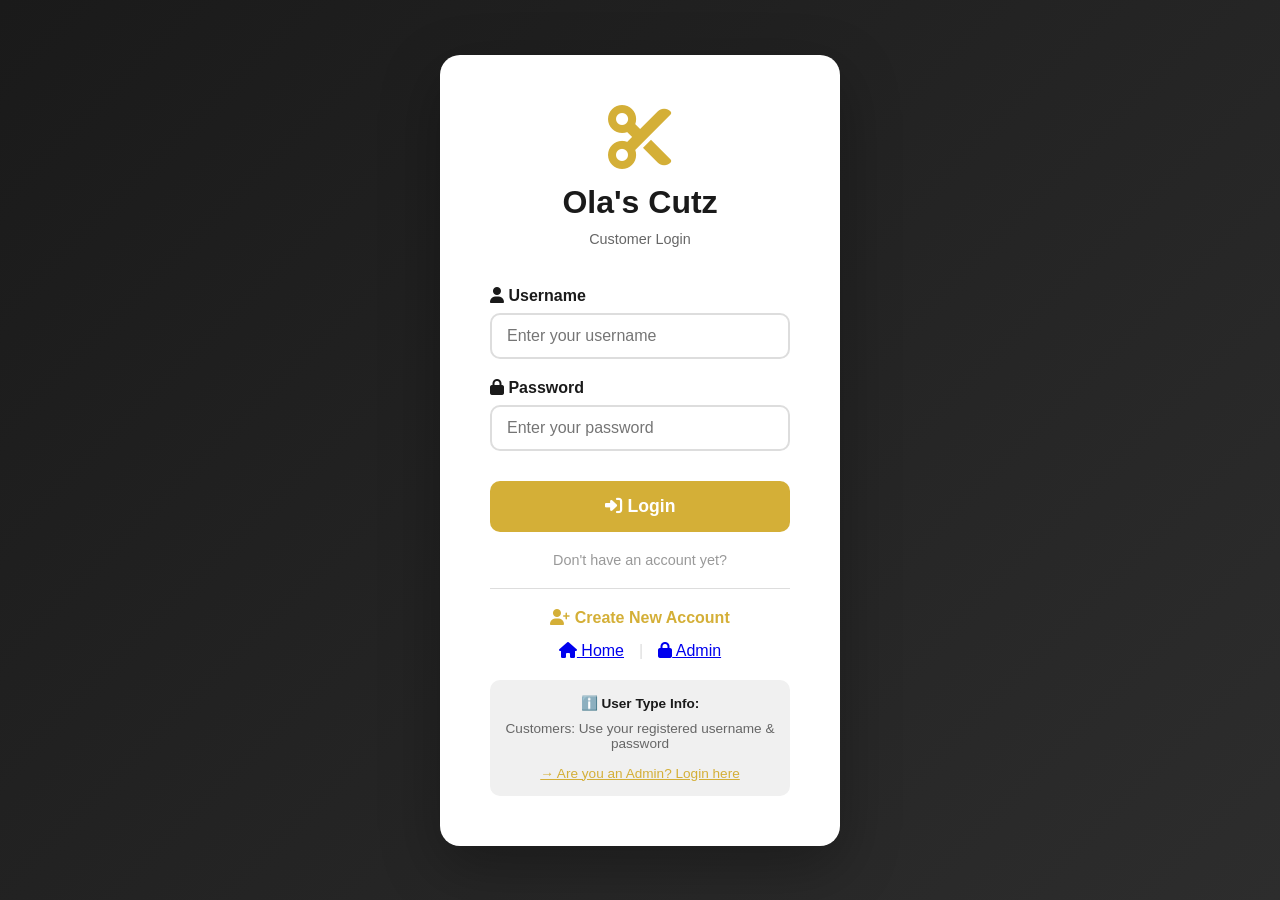
<file: customer-login.html>
<!DOCTYPE html>
<html lang="en">
<head>
    <meta charset="UTF-8">
    <meta name="viewport" content="width=device-width, initial-scale=1.0">
    <title>Ola's Cutz - Customer Login</title>
    <link rel="stylesheet" href="https://cdnjs.cloudflare.com/ajax/libs/font-awesome/6.4.0/css/all.min.css">
    <style>
        * {
            margin: 0;
            padding: 0;
            box-sizing: border-box;
        }

        body {
            font-family: 'Segoe UI', Tahoma, Geneva, Verdana, sans-serif;
            background: linear-gradient(135deg, #1a1a1a 0%, #2d2d2d 100%);
            min-height: 100vh;
            display: flex;
            align-items: center;
            justify-content: center;
        }

        .container {
            background: white;
            padding: 50px;
            border-radius: 20px;
            box-shadow: 0 20px 60px rgba(0, 0, 0, 0.3);
            width: 90%;
            max-width: 400px;
            animation: slideUp 0.6s ease;
        }

        @keyframes slideUp {
            from {
                opacity: 0;
                transform: translateY(50px);
            }
            to {
                opacity: 1;
                transform: translateY(0);
            }
        }

        .header {
            text-align: center;
            margin-bottom: 40px;
        }

        .header i {
            font-size: 4rem;
            color: #D4AF37;
            margin-bottom: 15px;
        }

        .header h1 {
            font-size: 2rem;
            color: #1a1a1a;
            margin-bottom: 10px;
        }

        .header p {
            color: #666;
            font-size: 0.9rem;
        }

        .success-banner {
            background: #efe;
            color: #3c3;
            padding: 12px;
            border-radius: 8px;
            margin-bottom: 20px;
            display: none;
            border-left: 4px solid #3c3;
        }

        .success-banner.show {
            display: block;
        }

        .form-group {
            margin-bottom: 20px;
        }

        .form-group label {
            display: block;
            margin-bottom: 8px;
            font-weight: 600;
            color: #1a1a1a;
        }

        .form-group input {
            width: 100%;
            padding: 12px 15px;
            border: 2px solid #ddd;
            border-radius: 10px;
            font-size: 1rem;
            transition: all 0.3s ease;
        }

        .form-group input:focus {
            outline: none;
            border-color: #D4AF37;
            box-shadow: 0 0 0 3px rgba(212, 175, 55, 0.1);
        }

        .error-message {
            background: #fee;
            color: #c33;
            padding: 12px;
            border-radius: 8px;
            margin-bottom: 20px;
            display: none;
            text-align: center;
            border-left: 4px solid #c33;
        }

        .error-message.show {
            display: block;
        }

        .login-btn {
            width: 100%;
            padding: 15px;
            background: #D4AF37;
            color: white;
            border: none;
            border-radius: 10px;
            font-size: 1.1rem;
            font-weight: 600;
            cursor: pointer;
            transition: all 0.3s ease;
            margin-top: 10px;
        }

        .login-btn:hover {
            background: #B8941E;
            transform: translateY(-2px);
            box-shadow: 0 10px 25px rgba(212, 175, 55, 0.3);
        }

        .login-btn:active {
            transform: translateY(0);
        }

        .divider {
            text-align: center;
            color: #999;
            margin: 20px 0;
            font-size: 0.9rem;
        }

        .footer-links {
            text-align: center;
            margin-top: 20px;
            padding-top: 20px;
            border-top: 1px solid #ddd;
        }

        .footer-links a {
            color: #D4AF37;
            text-decoration: none;
            font-weight: 600;
            margin: 0 5px;
            transition: all 0.3s ease;
            display: block;
            margin-bottom: 10px;
        }

        .footer-links a:hover {
            color: #B8941E;
        }

        .other-links {
            display: flex;
            justify-content: center;
            gap: 15px;
            margin-top: 15px;
        }

        .other-links a {
            display: inline;
            margin-bottom: 0;
        }

        .user-type-info {
            background: #f0f0f0;
            padding: 15px;
            border-radius: 10px;
            margin-top: 20px;
            text-align: center;
            font-size: 0.85rem;
            color: #666;
        }

        .user-type-info strong {
            color: #1a1a1a;
            display: block;
            margin-bottom: 10px;
        }

        @media (max-width: 480px) {
            .container {
                padding: 30px 20px;
            }

            .header h1 {
                font-size: 1.5rem;
            }

            .header i {
                font-size: 3rem;
            }
        }
    </style>
</head>
<body>
    <div class="container">
        <div class="header">
            <i class="fas fa-cut"></i>
            <h1>Ola's Cutz</h1>
            <p>Customer Login</p>
        </div>

        <div class="success-banner" id="successBanner">
            <i class="fas fa-check-circle"></i> Account created! Welcome! Please login.
        </div>

        <div class="error-message" id="errorMessage"></div>

        <form onsubmit="handleLogin(event)">
            <div class="form-group">
                <label for="username">
                    <i class="fas fa-user"></i> Username
                </label>
                <input type="text" id="username" placeholder="Enter your username" required>
            </div>

            <div class="form-group">
                <label for="password">
                    <i class="fas fa-lock"></i> Password
                </label>
                <input type="password" id="password" placeholder="Enter your password" required>
            </div>

            <button type="submit" class="login-btn">
                <i class="fas fa-sign-in-alt"></i> Login
            </button>
        </form>

        <div class="divider">
            Don't have an account yet?
        </div>

        <div class="footer-links">
            <a href="customer-register.html">
                <i class="fas fa-user-plus"></i> Create New Account
            </a>
        </div>

        <div class="other-links">
            <a href="index.html">
                <i class="fas fa-home"></i> Home
            </a>
            <span style="color: #ddd;">|</span>
            <a href="admin-login.html">
                <i class="fas fa-lock"></i> Admin
            </a>
        </div>

        <div class="user-type-info">
            <strong>ℹ️ User Type Info:</strong>
            Customers: Use your registered username & password<br>
            <br>
            <a href="admin-login.html" style="color: #D4AF37;">→ Are you an Admin? Login here</a>
        </div>
    </div>

    <script>
        // Show success banner if redirected from registration
        if (localStorage.getItem('registerSuccess') === 'true') {
            document.getElementById('successBanner').classList.add('show');
            localStorage.removeItem('registerSuccess');
        }

        function handleLogin(event) {
            event.preventDefault();

            const username = document.getElementById('username').value.trim();
            const password = document.getElementById('password').value;
            const errorDiv = document.getElementById('errorMessage');

            errorDiv.classList.remove('show');

            // Get all customers
            const customers = JSON.parse(localStorage.getItem('customers')) || [];

            // Find matching customer
            const customer = customers.find(c => c.username === username && c.password === password);

            if (!customer) {
                errorDiv.textContent = 'Invalid username or password';
                errorDiv.classList.add('show');
                return;
            }

            // Login successful
            localStorage.setItem('customerLoggedIn', 'true');
            localStorage.setItem('currentCustomerId', customer.id);
            localStorage.setItem('currentCustomerName', customer.fullName);
            localStorage.setItem('currentCustomerUsername', customer.username);
            localStorage.setItem('loginTime', new Date().toISOString());

            // Redirect to customer dashboard
            window.location.href = 'customer-dashboard.html';
        }

        // Check if already logged in
        if (localStorage.getItem('customerLoggedIn') === 'true') {
            window.location.href = 'customer-dashboard.html';
        }
    </script>
</body>
</html>
</file>
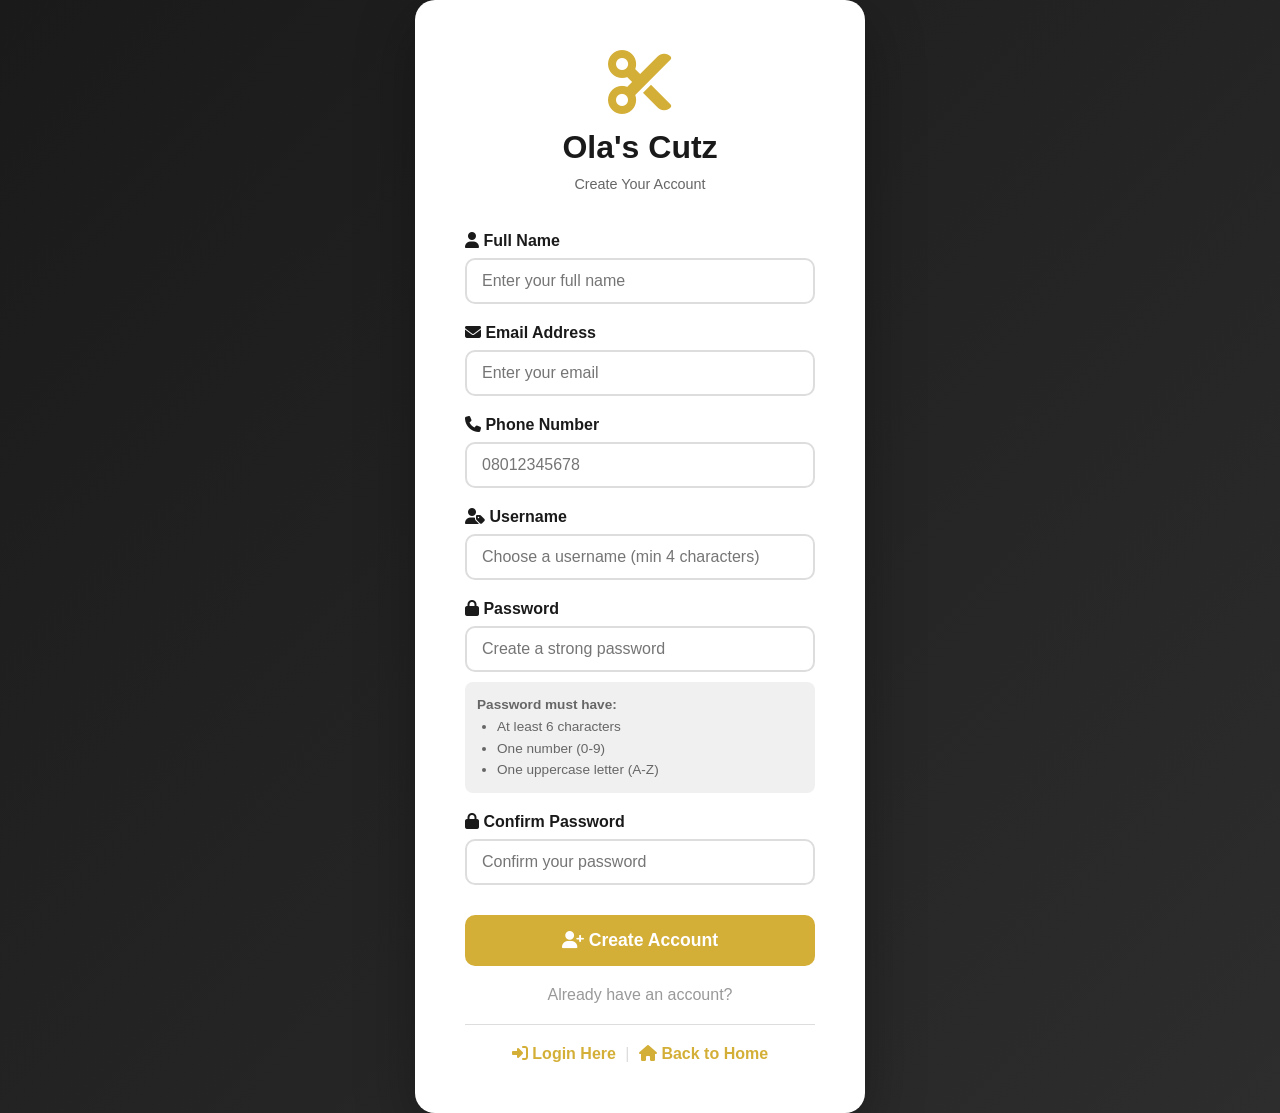
<file: customer-register.html>
<!DOCTYPE html>
<html lang="en">
<head>
    <meta charset="UTF-8">
    <meta name="viewport" content="width=device-width, initial-scale=1.0">
    <title>Ola's Cutz - Create Account</title>
    <link rel="stylesheet" href="https://cdnjs.cloudflare.com/ajax/libs/font-awesome/6.4.0/css/all.min.css">
    <style>
        * {
            margin: 0;
            padding: 0;
            box-sizing: border-box;
        }

        body {
            font-family: 'Segoe UI', Tahoma, Geneva, Verdana, sans-serif;
            background: linear-gradient(135deg, #1a1a1a 0%, #2d2d2d 100%);
            min-height: 100vh;
            display: flex;
            align-items: center;
            justify-content: center;
        }

        .container {
            background: white;
            padding: 50px;
            border-radius: 20px;
            box-shadow: 0 20px 60px rgba(0, 0, 0, 0.3);
            width: 90%;
            max-width: 450px;
            animation: slideUp 0.6s ease;
        }

        @keyframes slideUp {
            from {
                opacity: 0;
                transform: translateY(50px);
            }
            to {
                opacity: 1;
                transform: translateY(0);
            }
        }

        .header {
            text-align: center;
            margin-bottom: 40px;
        }

        .header i {
            font-size: 4rem;
            color: #D4AF37;
            margin-bottom: 15px;
        }

        .header h1 {
            font-size: 2rem;
            color: #1a1a1a;
            margin-bottom: 10px;
        }

        .header p {
            color: #666;
            font-size: 0.9rem;
        }

        .form-group {
            margin-bottom: 20px;
        }

        .form-group label {
            display: block;
            margin-bottom: 8px;
            font-weight: 600;
            color: #1a1a1a;
        }

        .form-group input {
            width: 100%;
            padding: 12px 15px;
            border: 2px solid #ddd;
            border-radius: 10px;
            font-size: 1rem;
            transition: all 0.3s ease;
        }

        .form-group input:focus {
            outline: none;
            border-color: #D4AF37;
            box-shadow: 0 0 0 3px rgba(212, 175, 55, 0.1);
        }

        .password-requirements {
            background: #f0f0f0;
            padding: 12px;
            border-radius: 8px;
            margin-top: 10px;
            font-size: 0.85rem;
            color: #666;
            line-height: 1.6;
        }

        .password-requirements li {
            margin-left: 20px;
        }

        .register-btn {
            width: 100%;
            padding: 15px;
            background: #D4AF37;
            color: white;
            border: none;
            border-radius: 10px;
            font-size: 1.1rem;
            font-weight: 600;
            cursor: pointer;
            transition: all 0.3s ease;
            margin-top: 10px;
        }

        .register-btn:hover {
            background: #B8941E;
            transform: translateY(-2px);
            box-shadow: 0 10px 25px rgba(212, 175, 55, 0.3);
        }

        .register-btn:active {
            transform: translateY(0);
        }

        .error-message {
            background: #fee;
            color: #c33;
            padding: 12px;
            border-radius: 8px;
            margin-bottom: 20px;
            display: none;
            text-align: center;
            border-left: 4px solid #c33;
        }

        .error-message.show {
            display: block;
        }

        .success-message {
            background: #efe;
            color: #3c3;
            padding: 12px;
            border-radius: 8px;
            margin-bottom: 20px;
            display: none;
            text-align: center;
            border-left: 4px solid #3c3;
        }

        .success-message.show {
            display: block;
        }

        .footer-links {
            text-align: center;
            margin-top: 20px;
            padding-top: 20px;
            border-top: 1px solid #ddd;
        }

        .footer-links a {
            color: #D4AF37;
            text-decoration: none;
            font-weight: 600;
            margin: 0 5px;
            transition: all 0.3s ease;
        }

        .footer-links a:hover {
            color: #B8941E;
        }

        .divider {
            text-align: center;
            color: #999;
            margin: 20px 0;
        }

        @media (max-width: 480px) {
            .container {
                padding: 30px 20px;
            }

            .header h1 {
                font-size: 1.5rem;
            }

            .header i {
                font-size: 3rem;
            }
        }
    </style>
</head>
<body>
    <div class="container">
        <div class="header">
            <i class="fas fa-cut"></i>
            <h1>Ola's Cutz</h1>
            <p>Create Your Account</p>
        </div>

        <div class="error-message" id="errorMessage"></div>
        <div class="success-message" id="successMessage"></div>

        <form onsubmit="handleRegister(event)">
            <div class="form-group">
                <label for="fullName">
                    <i class="fas fa-user"></i> Full Name
                </label>
                <input type="text" id="fullName" placeholder="Enter your full name" required>
            </div>

            <div class="form-group">
                <label for="email">
                    <i class="fas fa-envelope"></i> Email Address
                </label>
                <input type="email" id="email" placeholder="Enter your email" required>
            </div>

            <div class="form-group">
                <label for="phone">
                    <i class="fas fa-phone"></i> Phone Number
                </label>
                <input type="tel" id="phone" placeholder="08012345678" required>
            </div>

            <div class="form-group">
                <label for="username">
                    <i class="fas fa-user-tag"></i> Username
                </label>
                <input type="text" id="username" placeholder="Choose a username (min 4 characters)" required>
            </div>

            <div class="form-group">
                <label for="password">
                    <i class="fas fa-lock"></i> Password
                </label>
                <input type="password" id="password" placeholder="Create a strong password" required>
                <div class="password-requirements">
                    <strong>Password must have:</strong>
                    <ul>
                        <li>At least 6 characters</li>
                        <li>One number (0-9)</li>
                        <li>One uppercase letter (A-Z)</li>
                    </ul>
                </div>
            </div>

            <div class="form-group">
                <label for="confirmPassword">
                    <i class="fas fa-lock"></i> Confirm Password
                </label>
                <input type="password" id="confirmPassword" placeholder="Confirm your password" required>
            </div>

            <button type="submit" class="register-btn">
                <i class="fas fa-user-plus"></i> Create Account
            </button>
        </form>

        <div class="divider">
            Already have an account?
        </div>

        <div class="footer-links">
            <a href="customer-login.html">
                <i class="fas fa-sign-in-alt"></i> Login Here
            </a>
            <span style="color: #ddd;">|</span>
            <a href="index.html">
                <i class="fas fa-home"></i> Back to Home
            </a>
        </div>
    </div>

    <script>
        function handleRegister(event) {
            event.preventDefault();

            const fullName = document.getElementById('fullName').value.trim();
            const email = document.getElementById('email').value.trim();
            const phone = document.getElementById('phone').value.trim();
            const username = document.getElementById('username').value.trim();
            const password = document.getElementById('password').value;
            const confirmPassword = document.getElementById('confirmPassword').value;

            const errorDiv = document.getElementById('errorMessage');
            const successDiv = document.getElementById('successMessage');

            // Reset messages
            errorDiv.classList.remove('show');
            successDiv.classList.remove('show');

            // Validation
            if (!fullName) {
                showError('Please enter your full name');
                return;
            }

            if (!email) {
                showError('Please enter your email');
                return;
            }

            if (!phone) {
                showError('Please enter your phone number');
                return;
            }

            if (username.length < 4) {
                showError('Username must be at least 4 characters');
                return;
            }

            // Password validation
            if (password.length < 6) {
                showError('Password must be at least 6 characters');
                return;
            }

            if (!/[0-9]/.test(password)) {
                showError('Password must contain at least one number');
                return;
            }

            if (!/[A-Z]/.test(password)) {
                showError('Password must contain at least one uppercase letter');
                return;
            }

            if (password !== confirmPassword) {
                showError('Passwords do not match');
                return;
            }

            // Check if username already exists
            const customers = JSON.parse(localStorage.getItem('customers')) || [];
            if (customers.some(c => c.username === username)) {
                showError('Username already taken. Please choose another.');
                return;
            }

            // Create customer account
            const newCustomer = {
                id: 'CUST' + Date.now(),
                fullName: fullName,
                email: email,
                phone: phone,
                username: username,
                password: password, // In production, hash this!
                createdAt: new Date().toISOString()
            };

            customers.push(newCustomer);
            localStorage.setItem('customers', JSON.stringify(customers));

            // Show success
            successDiv.textContent = 'Account created successfully! Redirecting to login...';
            successDiv.classList.add('show');

            // Redirect after 2 seconds
            setTimeout(() => {
                localStorage.setItem('registerSuccess', 'true');
                window.location.href = 'customer-login.html';
            }, 2000);
        }

        function showError(message) {
            const errorDiv = document.getElementById('errorMessage');
            errorDiv.textContent = message;
            errorDiv.classList.add('show');

            setTimeout(() => {
                errorDiv.classList.remove('show');
            }, 4000);
        }
    </script>
</body>
</html>
</file>
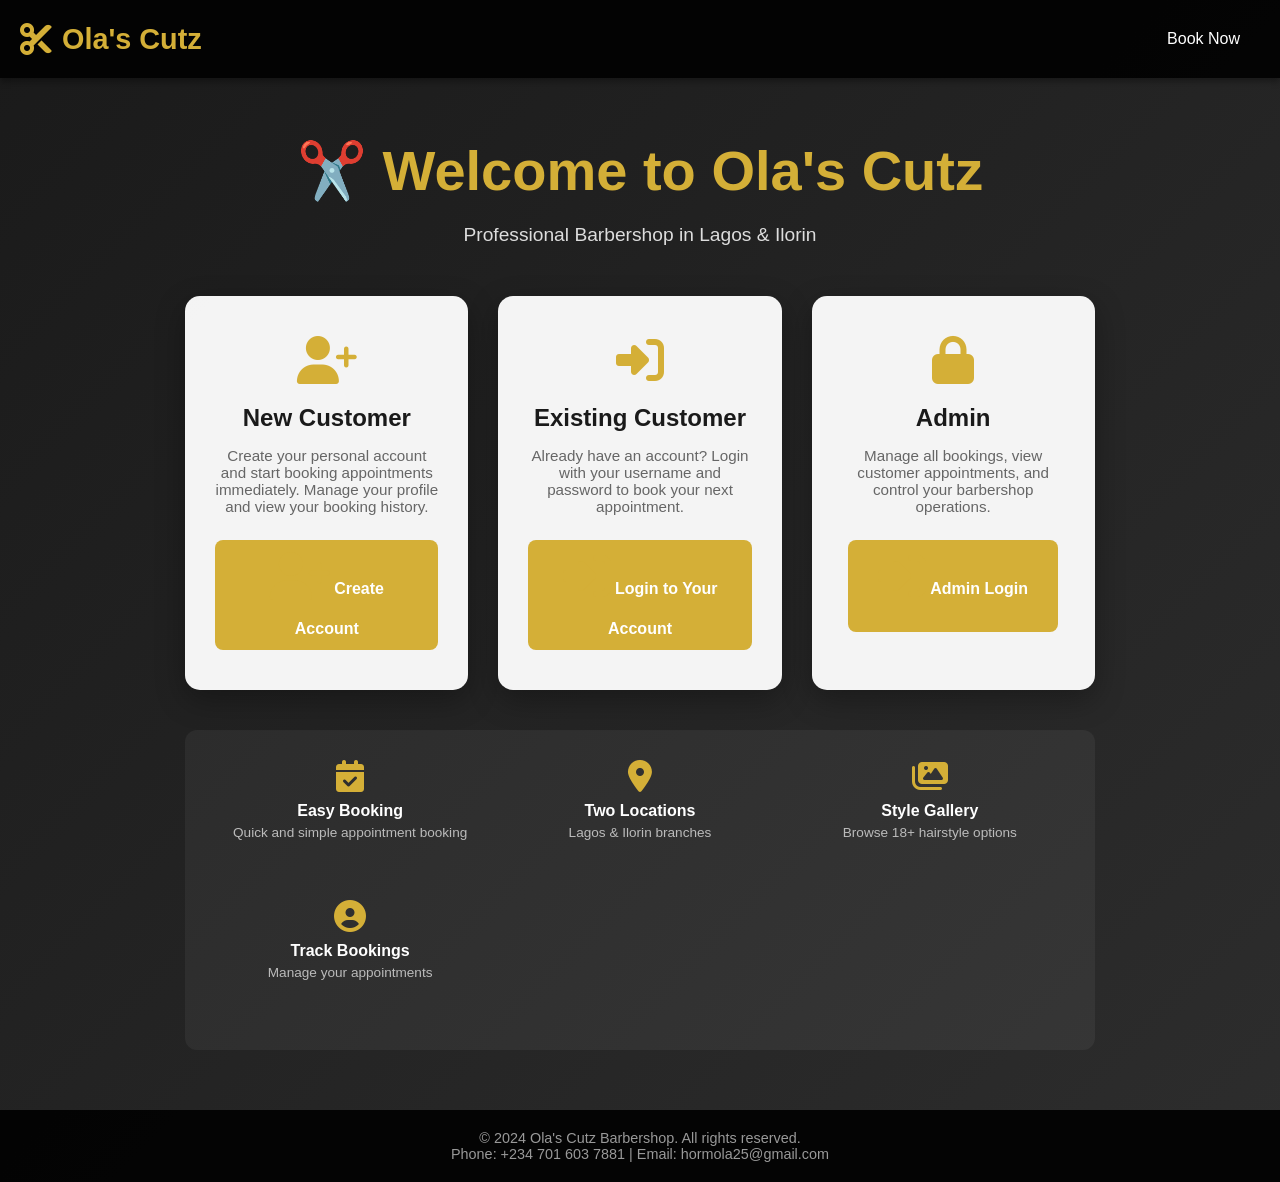
<file: home.html>
<!DOCTYPE html>
<html lang="en">
<head>
    <meta charset="UTF-8">
    <meta name="viewport" content="width=device-width, initial-scale=1.0">
    <title>Ola's Cutz Barbershop - Welcome</title>
    <link rel="stylesheet" href="https://cdnjs.cloudflare.com/ajax/libs/font-awesome/6.4.0/css/all.min.css">
    <style>
        * {
            margin: 0;
            padding: 0;
            box-sizing: border-box;
        }

        body {
            font-family: 'Segoe UI', Tahoma, Geneva, Verdana, sans-serif;
            background: linear-gradient(135deg, #1a1a1a 0%, #2d2d2d 100%);
            min-height: 100vh;
            display: flex;
            flex-direction: column;
        }

        /* Header/Navbar */
        .navbar {
            background: rgba(0, 0, 0, 0.9);
            padding: 20px;
            display: flex;
            justify-content: space-between;
            align-items: center;
            box-shadow: 0 4px 6px rgba(0, 0, 0, 0.3);
        }

        .logo {
            display: flex;
            align-items: center;
            gap: 10px;
            font-size: 1.8rem;
            font-weight: bold;
            color: #D4AF37;
        }

        .logo i {
            font-size: 2rem;
        }

        .nav-links {
            display: flex;
            gap: 15px;
        }

        .nav-links a {
            color: white;
            text-decoration: none;
            padding: 10px 20px;
            border-radius: 6px;
            transition: all 0.3s ease;
            font-weight: 500;
        }

        .nav-links a:hover {
            background: #D4AF37;
            color: white;
        }

        /* Main Content */
        .container {
            flex: 1;
            max-width: 1200px;
            margin: 0 auto;
            padding: 60px 20px;
            display: flex;
            align-items: center;
            justify-content: center;
        }

        .content {
            text-align: center;
            color: white;
            animation: slideDown 0.8s ease;
        }

        @keyframes slideDown {
            from {
                opacity: 0;
                transform: translateY(-50px);
            }
            to {
                opacity: 1;
                transform: translateY(0);
            }
        }

        .content h1 {
            font-size: 3.5rem;
            margin-bottom: 20px;
            color: #D4AF37;
        }

        .content p {
            font-size: 1.2rem;
            margin-bottom: 40px;
            color: #ddd;
        }

        .options-grid {
            display: grid;
            grid-template-columns: repeat(auto-fit, minmax(280px, 1fr));
            gap: 30px;
            margin-top: 50px;
        }

        .option-card {
            background: rgba(255, 255, 255, 0.95);
            padding: 40px 30px;
            border-radius: 15px;
            transition: all 0.3s ease;
            box-shadow: 0 10px 30px rgba(0, 0, 0, 0.3);
        }

        .option-card:hover {
            transform: translateY(-10px);
            box-shadow: 0 15px 40px rgba(212, 175, 55, 0.4);
        }

        .option-card i {
            font-size: 3rem;
            color: #D4AF37;
            margin-bottom: 20px;
        }

        .option-card h3 {
            color: #1a1a1a;
            font-size: 1.5rem;
            margin-bottom: 15px;
        }

        .option-card p {
            color: #666;
            font-size: 0.95rem;
            margin-bottom: 25px;
        }

        .btn {
            display: inline-block;
            padding: 12px 30px;
            background: #D4AF37;
            color: white;
            text-decoration: none;
            border-radius: 8px;
            font-weight: 600;
            transition: all 0.3s ease;
            border: none;
            cursor: pointer;
            font-size: 1rem;
        }

        .btn:hover {
            background: #B8941E;
            transform: translateY(-2px);
        }

        .guest-option {
            background: rgba(212, 175, 55, 0.2);
            border: 2px solid #D4AF37;
        }

        /* Footer */
        .footer {
            background: rgba(0, 0, 0, 0.9);
            color: #999;
            text-align: center;
            padding: 20px;
            font-size: 0.9rem;
        }

        .features {
            display: grid;
            grid-template-columns: repeat(auto-fit, minmax(200px, 1fr));
            gap: 20px;
            margin-top: 40px;
            background: rgba(255, 255, 255, 0.05);
            padding: 30px;
            border-radius: 12px;
        }

        .feature {
            text-align: center;
            color: white;
        }

        .feature i {
            font-size: 2rem;
            color: #D4AF37;
            margin-bottom: 10px;
        }

        .feature h4 {
            font-size: 1rem;
            margin-bottom: 5px;
        }

        .feature p {
            font-size: 0.85rem;
            color: #bbb;
        }

        @media (max-width: 768px) {
            .container {
                padding: 40px 20px;
            }

            .content h1 {
                font-size: 2rem;
            }

            .content p {
                font-size: 1rem;
            }

            .options-grid {
                grid-template-columns: 1fr;
            }

            .option-card {
                padding: 30px 20px;
            }
        }
    </style>
</head>
<body>
    <!-- Header -->
    <div class="navbar">
        <div class="logo">
            <i class="fas fa-cut"></i>
            <span>Ola's Cutz</span>
        </div>
        <div class="nav-links">
            <a href="#customer" onclick="document.querySelector('.options-grid').scrollIntoView({behavior: 'smooth'})">
                Book Now
            </a>
        </div>
    </div>

    <!-- Main Content -->
    <div class="container">
        <div class="content">
            <h1>✂️ Welcome to Ola's Cutz</h1>
            <p>Professional Barbershop in Lagos & Ilorin</p>

            <div class="options-grid" id="customer">
                <!-- New Customer Option -->
                <div class="option-card">
                    <i class="fas fa-user-plus"></i>
                    <h3>New Customer</h3>
                    <p>Create your personal account and start booking appointments immediately. Manage your profile and view your booking history.</p>
                    <a href="customer-register.html" class="btn">
                        <i class="fas fa-user-plus"></i> Create Account
                    </a>
                </div>

                <!-- Existing Customer Option -->
                <div class="option-card">
                    <i class="fas fa-sign-in-alt"></i>
                    <h3>Existing Customer</h3>
                    <p>Already have an account? Login with your username and password to book your next appointment.</p>
                    <a href="customer-login.html" class="btn">
                        <i class="fas fa-sign-in-alt"></i> Login to Your Account
                    </a>
                </div>

                <!-- Admin Option -->
                <div class="option-card">
                    <i class="fas fa-lock"></i>
                    <h3>Admin</h3>
                    <p>Manage all bookings, view customer appointments, and control your barbershop operations.</p>
                    <a href="admin-login.html" class="btn">
                        <i class="fas fa-sign-in-alt"></i> Admin Login
                    </a>
                </div>
            </div>

            <!-- Features -->
            <div class="features">
                <div class="feature">
                    <i class="fas fa-calendar-check"></i>
                    <h4>Easy Booking</h4>
                    <p>Quick and simple appointment booking</p>
                </div>
                <div class="feature">
                    <i class="fas fa-map-marker-alt"></i>
                    <h4>Two Locations</h4>
                    <p>Lagos & Ilorin branches</p>
                </div>
                <div class="feature">
                    <i class="fas fa-images"></i>
                    <h4>Style Gallery</h4>
                    <p>Browse 18+ hairstyle options</p>
                </div>
                <div class="feature">
                    <i class="fas fa-user-circle"></i>
                    <h4>Track Bookings</h4>
                    <p>Manage your appointments</p>
                </div>
            </div>
        </div>
    </div>

    <!-- Footer -->
    <div class="footer">
        <p>&copy; 2024 Ola's Cutz Barbershop. All rights reserved.</p>
        <p>Phone: +234 701 603 7881 | Email: hormola25@gmail.com</p>
    </div>
</body>
</html>
</file>
<file: styles.css>
/* ===== ROOT VARIABLES ===== */
:root {
    --primary-color: #D4AF37;
    --primary-dark: #B8941E;
    --secondary-color: #1a1a1a;
    --text-dark: #222;
    --text-light: #666;
    --bg-light: #f8f8f8;
    --white: #ffffff;
    --success: #10b981;
    --shadow: 0 4px 6px rgba(0, 0, 0, 0.1);
    --shadow-lg: 0 10px 25px rgba(0, 0, 0, 0.15);
    --transition: all 0.3s ease;
}

/* ===== RESET & BASE ===== */
* {
    margin: 0;
    padding: 0;
    box-sizing: border-box;
}

html {
    scroll-behavior: smooth;
}

body {
    font-family: 'Segoe UI', Tahoma, Geneva, Verdana, sans-serif;
    line-height: 1.6;
    color: var(--text-dark);
    background: var(--white);
}

.container {
    max-width: 1200px;
    margin: 0 auto;
    padding: 0 20px;
}

/* ===== NAVIGATION ===== */
.navbar {
    position: fixed;
    top: 0;
    width: 100%;
    background: var(--white);
    box-shadow: var(--shadow);
    z-index: 1000;
    transition: var(--transition);
}

.nav-wrapper {
    display: flex;
    justify-content: space-between;
    align-items: center;
    padding: 1rem 0;
}

.logo {
    display: flex;
    align-items: center;
    gap: 10px;
    font-size: 1.5rem;
    font-weight: bold;
    color: var(--primary-color);
}

.logo i {
    font-size: 1.8rem;
}

.nav-menu {
    display: flex;
    gap: 2rem;
}

.nav-link {
    color: var(--text-dark);
    text-decoration: none;
    font-weight: 500;
    transition: var(--transition);
    position: relative;
}

.nav-link::after {
    content: '';
    position: absolute;
    bottom: -5px;
    left: 0;
    width: 0;
    height: 2px;
    background: var(--primary-color);
    transition: var(--transition);
}

.nav-link:hover::after {
    width: 100%;
}

.nav-link:hover {
    color: var(--primary-color);
}

.mobile-toggle {
    display: none;
    flex-direction: column;
    gap: 5px;
    background: none;
    border: none;
    cursor: pointer;
}

.mobile-toggle span {
    width: 25px;
    height: 3px;
    background: var(--secondary-color);
    transition: var(--transition);
}

/* ===== HERO SECTION ===== */
.hero {
    position: relative;
    height: 100vh;
    display: flex;
    align-items: center;
    justify-content: center;
    background: linear-gradient(135deg, #1a1a1a 0%, #2d2d2d 100%);
    margin-top: 70px;
    overflow: hidden;
}

.hero::before {
    content: '';
    position: absolute;
    top: 0;
    left: 0;
    width: 100%;
    height: 100%;
    background: url('data:image/svg+xml,<svg xmlns="http://www.w3.org/2000/svg" viewBox="0 0 1200 600"><path d="M0,300 Q300,100 600,300 T1200,300 L1200,600 L0,600 Z" fill="%23D4AF37" opacity="0.1"/></svg>');
    background-size: cover;
    opacity: 0.3;
}

.hero-overlay {
    position: absolute;
    top: 0;
    left: 0;
    width: 100%;
    height: 100%;
    background: linear-gradient(135deg, rgba(212, 175, 55, 0.1), rgba(0, 0, 0, 0.3));
}

.hero-content {
    position: relative;
    z-index: 2;
    text-align: center;
    color: var(--white);
    animation: fadeInUp 1s ease;
}

.hero-title {
    font-size: 4rem;
    font-weight: 700;
    margin-bottom: 1rem;
    text-shadow: 2px 2px 4px rgba(0, 0, 0, 0.5);
}

.hero-subtitle {
    font-size: 1.5rem;
    margin-bottom: 2rem;
    color: #ddd;
}

/* ===== BUTTONS ===== */
.btn {
    display: inline-block;
    padding: 15px 40px;
    border: none;
    border-radius: 50px;
    font-size: 1rem;
    font-weight: 600;
    cursor: pointer;
    text-decoration: none;
    transition: var(--transition);
    text-align: center;
}

.btn-primary {
    background: var(--primary-color);
    color: var(--white);
    box-shadow: var(--shadow);
}

.btn-primary:hover {
    background: var(--primary-dark);
    transform: translateY(-2px);
    box-shadow: var(--shadow-lg);
}

.btn-secondary {
    background: #f0f0f0;
    color: var(--text-dark);
}

.btn-secondary:hover {
    background: #e0e0e0;
}

.btn-success {
    background: var(--success);
    color: var(--white);
}

.btn-success:hover {
    background: #0e9968;
    transform: translateY(-2px);
}

/* ===== SECTIONS ===== */
section {
    padding: 80px 0;
}

.section-title {
    text-align: center;
    font-size: 2.5rem;
    margin-bottom: 1rem;
    color: var(--secondary-color);
}

.section-subtitle {
    text-align: center;
    color: var(--text-light);
    font-size: 1.1rem;
    margin-bottom: 3rem;
}

/* ===== SERVICES SECTION ===== */
.services {
    background: var(--bg-light);
}

.services-grid {
    display: grid;
    grid-template-columns: repeat(auto-fit, minmax(250px, 1fr));
    gap: 2rem;
}

.service-card {
    background: var(--white);
    padding: 2rem;
    border-radius: 15px;
    box-shadow: var(--shadow);
    text-align: center;
    transition: var(--transition);
    position: relative;
}

.service-card:hover {
    transform: translateY(-10px);
    box-shadow: var(--shadow-lg);
}

.service-card.featured {
    border: 2px solid var(--primary-color);
}

.popular-badge {
    position: absolute;
    top: -10px;
    right: 20px;
    background: var(--primary-color);
    color: var(--white);
    padding: 5px 15px;
    border-radius: 20px;
    font-size: 0.8rem;
    font-weight: 600;
}

.service-icon {
    font-size: 3rem;
    color: var(--primary-color);
    margin-bottom: 1rem;
}

.service-card h3 {
    font-size: 1.5rem;
    margin-bottom: 0.5rem;
    color: var(--secondary-color);
}

.service-duration {
    color: var(--text-light);
    margin-bottom: 0.5rem;
}

.service-price {
    font-size: 1.8rem;
    font-weight: 700;
    color: var(--primary-color);
    margin: 1rem 0;
}

.service-desc {
    color: var(--text-light);
    font-size: 0.9rem;
}

/* ===== GALLERY SECTION ===== */
.gallery-grid {
    display: grid;
    grid-template-columns: repeat(auto-fill, minmax(250px, 1fr));
    gap: 1.5rem;
}

.gallery-item {
    position: relative;
    overflow: hidden;
    border-radius: 10px;
    cursor: pointer;
    aspect-ratio: 1;
}

.gallery-item img {
    width: 100%;
    height: 100%;
    object-fit: cover;
    transition: var(--transition);
}

.gallery-item:hover img {
    transform: scale(1.1);
}

.gallery-overlay {
    position: absolute;
    top: 0;
    left: 0;
    width: 100%;
    height: 100%;
    background: rgba(0, 0, 0, 0.7);
    display: flex;
    align-items: center;
    justify-content: center;
    opacity: 0;
    transition: var(--transition);
}

.gallery-item:hover .gallery-overlay {
    opacity: 1;
}

.gallery-overlay i {
    color: var(--white);
    font-size: 2rem;
}

/* ===== LIGHTBOX ===== */
.lightbox {
    position: fixed;
    top: 0;
    left: 0;
    width: 100%;
    height: 100%;
    background: rgba(0, 0, 0, 0.95);
    display: none;
    align-items: center;
    justify-content: center;
    z-index: 2000;
}

.lightbox.active {
    display: flex;
}

.lightbox img {
    max-width: 90%;
    max-height: 90%;
    border-radius: 10px;
}

.lightbox-close {
    position: absolute;
    top: 20px;
    right: 40px;
    font-size: 3rem;
    color: var(--white);
    background: none;
    border: none;
    cursor: pointer;
    transition: var(--transition);
}

.lightbox-close:hover {
    color: var(--primary-color);
}

.lightbox-nav {
    position: absolute;
    top: 50%;
    transform: translateY(-50%);
    background: rgba(255, 255, 255, 0.1);
    border: none;
    color: var(--white);
    font-size: 2rem;
    padding: 20px;
    cursor: pointer;
    border-radius: 50%;
    transition: var(--transition);
}

.lightbox-nav:hover {
    background: rgba(212, 175, 55, 0.3);
}

.lightbox-prev {
    left: 20px;
}

.lightbox-next {
    right: 20px;
}

/* ===== BOOKING SECTION ===== */
.booking {
    background: var(--bg-light);
}

.booking-container {
    max-width: 800px;
    margin: 0 auto;
    background: var(--white);
    padding: 3rem;
    border-radius: 20px;
    box-shadow: var(--shadow-lg);
}

/* Progress Bar */
.progress-bar {
    display: flex;
    justify-content: space-between;
    margin-bottom: 3rem;
    position: relative;
}

.progress-bar::before {
    content: '';
    position: absolute;
    top: 25px;
    left: 0;
    width: 100%;
    height: 2px;
    background: #ddd;
    z-index: 0;
}

.progress-step {
    display: flex;
    flex-direction: column;
    align-items: center;
    position: relative;
    z-index: 1;
    flex: 1;
}

.step-number {
    width: 50px;
    height: 50px;
    border-radius: 50%;
    background: #e0e0e0;
    color: #999;
    display: flex;
    align-items: center;
    justify-content: center;
    font-weight: 700;
    margin-bottom: 0.5rem;
    transition: var(--transition);
}

.progress-step.active .step-number,
.progress-step.completed .step-number {
    background: var(--primary-color);
    color: var(--white);
}

.step-label {
    font-size: 0.85rem;
    color: var(--text-light);
    text-align: center;
}

/* Form Steps */
.form-step {
    display: none;
}

.form-step.active {
    display: block;
    animation: fadeIn 0.5s ease;
}

.form-step h3 {
    font-size: 1.8rem;
    margin-bottom: 2rem;
    color: var(--secondary-color);
}

/* Service/Location Options */
.service-options,
.location-options {
    display: grid;
    grid-template-columns: repeat(auto-fit, minmax(150px, 1fr));
    gap: 1rem;
    margin-bottom: 2rem;
}

.service-option,
.location-option {
    position: relative;
    cursor: pointer;
}

.service-option input,
.location-option input {
    position: absolute;
    opacity: 0;
}

.option-content {
    border: 2px solid #ddd;
    border-radius: 15px;
    padding: 1.5rem;
    text-align: center;
    transition: var(--transition);
    background: var(--white);
}

.option-content i {
    font-size: 2rem;
    color: var(--primary-color);
    margin-bottom: 0.5rem;
}

.option-content h4 {
    font-size: 1.1rem;
    margin-bottom: 0.3rem;
    color: var(--secondary-color);
}

.option-content p {
    color: var(--text-light);
    font-size: 0.9rem;
}

.service-option input:checked + .option-content,
.location-option input:checked + .option-content {
    border-color: var(--primary-color);
    background: rgba(212, 175, 55, 0.1);
    transform: scale(1.05);
}

/* Calendar */
.calendar-container {
    background: var(--white);
    border-radius: 15px;
    padding: 1.5rem;
    box-shadow: var(--shadow);
    margin-bottom: 2rem;
}

.calendar-header {
    display: flex;
    justify-content: space-between;
    align-items: center;
    margin-bottom: 1.5rem;
}

.calendar-header h4 {
    font-size: 1.3rem;
    color: var(--secondary-color);
}

.calendar-nav {
    background: none;
    border: none;
    font-size: 1.5rem;
    color: var(--primary-color);
    cursor: pointer;
    padding: 5px 10px;
    transition: var(--transition);
}

.calendar-nav:hover {
    background: rgba(212, 175, 55, 0.1);
    border-radius: 5px;
}

.calendar-days {
    display: grid;
    grid-template-columns: repeat(7, 1fr);
    gap: 5px;
    margin-bottom: 10px;
}

.day-name {
    text-align: center;
    font-weight: 600;
    color: var(--text-light);
    padding: 10px;
    font-size: 0.9rem;
}

.calendar-dates {
    display: grid;
    grid-template-columns: repeat(7, 1fr);
    gap: 5px;
}

.calendar-date {
    aspect-ratio: 1;
    display: flex;
    align-items: center;
    justify-content: center;
    border-radius: 50%;
    cursor: pointer;
    transition: var(--transition);
    font-weight: 500;
}

.calendar-date:hover:not(.disabled):not(.other-month) {
    background: rgba(212, 175, 55, 0.2);
}

.calendar-date.selected {
    background: var(--primary-color);
    color: var(--white);
}

.calendar-date.disabled {
    color: #ccc;
    cursor: not-allowed;
}

.calendar-date.other-month {
    color: #ddd;
}

.calendar-date.today {
    border: 2px solid var(--primary-color);
}

/* Time Slots */
.time-info {
    color: var(--text-light);
    margin-bottom: 1.5rem;
}

.time-info span {
    font-weight: 600;
    color: var(--primary-color);
}

.time-slots {
    display: grid;
    grid-template-columns: repeat(auto-fill, minmax(120px, 1fr));
    gap: 1rem;
    margin-bottom: 2rem;
}

.time-slot {
    padding: 15px;
    border: 2px solid #ddd;
    border-radius: 10px;
    text-align: center;
    cursor: pointer;
    transition: var(--transition);
    font-weight: 500;
}

.time-slot:hover:not(.booked) {
    border-color: var(--primary-color);
    background: rgba(212, 175, 55, 0.1);
}

.time-slot.selected {
    background: var(--primary-color);
    color: var(--white);
    border-color: var(--primary-color);
}

.time-slot.booked {
    background: #f0f0f0;
    color: #999;
    cursor: not-allowed;
    text-decoration: line-through;
}

/* Form Groups */
.form-group {
    margin-bottom: 1.5rem;
}

.form-group label {
    display: block;
    margin-bottom: 0.5rem;
    font-weight: 600;
    color: var(--secondary-color);
}

.form-group input,
.form-group textarea {
    width: 100%;
    padding: 12px 15px;
    border: 2px solid #ddd;
    border-radius: 10px;
    font-size: 1rem;
    transition: var(--transition);
    font-family: inherit;
}

.form-group input:focus,
.form-group textarea:focus {
    outline: none;
    border-color: var(--primary-color);
}

/* Button Group */
.button-group {
    display: flex;
    gap: 1rem;
    justify-content: space-between;
}

.button-group .btn {
    flex: 1;
}

/* Booking Summary */
.booking-summary {
    background: var(--bg-light);
    padding: 2rem;
    border-radius: 15px;
    margin-bottom: 2rem;
}

.summary-item {
    display: flex;
    align-items: flex-start;
    gap: 1rem;
    margin-bottom: 1.5rem;
    padding-bottom: 1.5rem;
    border-bottom: 1px solid #ddd;
}

.summary-item:last-child {
    border-bottom: none;
    margin-bottom: 0;
    padding-bottom: 0;
}

.summary-item i {
    font-size: 1.5rem;
    color: var(--primary-color);
    margin-top: 5px;
}

.summary-item strong {
    display: block;
    color: var(--secondary-color);
    margin-bottom: 0.3rem;
}

.summary-item p {
    color: var(--text-light);
}

.summary-total {
    display: flex;
    justify-content: space-between;
    align-items: center;
    background: var(--white);
    padding: 1rem;
    border-radius: 10px;
    margin-top: 1rem;
    font-size: 1.3rem;
}

.summary-total strong {
    color: var(--secondary-color);
}

.summary-total span {
    color: var(--primary-color);
    font-weight: 700;
}

/* ===== MODAL ===== */
.modal {
    position: fixed;
    top: 0;
    left: 0;
    width: 100%;
    height: 100%;
    background: rgba(0, 0, 0, 0.8);
    display: none;
    align-items: center;
    justify-content: center;
    z-index: 3000;
}

.modal.active {
    display: flex;
}

.modal-content {
    background: var(--white);
    max-width: 600px;
    width: 90%;
    border-radius: 20px;
    overflow: hidden;
    animation: slideUp 0.5s ease;
}

.modal-header {
    background: var(--primary-color);
    color: var(--white);
    padding: 2rem;
    text-align: center;
}

.modal-header i {
    font-size: 4rem;
    margin-bottom: 1rem;
}

.modal-header h2 {
    font-size: 2rem;
}

.modal-body {
    padding: 2rem;
}

.booking-reference {
    text-align: center;
    padding: 1rem;
    background: var(--bg-light);
    border-radius: 10px;
    margin-bottom: 2rem;
}

.booking-reference strong {
    color: var(--primary-color);
    font-size: 1.2rem;
}

.confirmation-details h3 {
    margin-bottom: 1rem;
    color: var(--secondary-color);
}

.detail-row {
    display: flex;
    justify-content: space-between;
    padding: 0.8rem 0;
    border-bottom: 1px solid #eee;
}

.detail-row span {
    color: var(--text-light);
}

.detail-row strong {
    color: var(--secondary-color);
}

.whatsapp-notice {
    display: flex;
    align-items: center;
    gap: 1rem;
    background: #dcfce7;
    padding: 1rem;
    border-radius: 10px;
    margin-top: 1.5rem;
}

.whatsapp-notice i {
    font-size: 2rem;
    color: #25D366;
}

.whatsapp-notice p {
    color: #166534;
    margin: 0;
}

.modal-footer {
    padding: 1.5rem 2rem;
    background: var(--bg-light);
    text-align: center;
}

/* ===== CONTACT SECTION ===== */
.contact-grid {
    display: grid;
    grid-template-columns: repeat(auto-fit, minmax(250px, 1fr));
    gap: 2rem;
}

.contact-card {
    background: var(--white);
    padding: 2rem;
    border-radius: 15px;
    box-shadow: var(--shadow);
    text-align: center;
    transition: var(--transition);
}

.contact-card:hover {
    transform: translateY(-5px);
    box-shadow: var(--shadow-lg);
}

.contact-card i {
    font-size: 2.5rem;
    color: var(--primary-color);
    margin-bottom: 1rem;
}

.contact-card h3 {
    margin-bottom: 0.5rem;
    color: var(--secondary-color);
}

.contact-card p {
    color: var(--text-light);
}

/* ===== FOOTER ===== */
.footer {
    background: var(--secondary-color);
    color: var(--white);
    padding: 3rem 0 1rem;
}

.footer-content {
    display: grid;
    grid-template-columns: repeat(auto-fit, minmax(250px, 1fr));
    gap: 2rem;
    margin-bottom: 2rem;
}

.footer-section h3,
.footer-section h4 {
    margin-bottom: 1rem;
    color: var(--primary-color);
}

.footer-section p {
    color: #ccc;
    line-height: 1.8;
}

.footer-section a {
    display: block;
    color: #ccc;
    text-decoration: none;
    margin-bottom: 0.5rem;
    transition: var(--transition);
}

.footer-section a:hover {
    color: var(--primary-color);
    padding-left: 5px;
}

.social-links {
    display: flex;
    gap: 1rem;
}

.social-links a {
    display: flex;
    align-items: center;
    justify-content: center;
    width: 40px;
    height: 40px;
    background: rgba(212, 175, 55, 0.2);
    border-radius: 50%;
    transition: var(--transition);
}

.social-links a:hover {
    background: var(--primary-color);
    transform: translateY(-3px);
}

.footer-bottom {
    text-align: center;
    padding-top: 2rem;
    border-top: 1px solid rgba(255, 255, 255, 0.1);
    color: #999;
}

/* ===== ANIMATIONS ===== */
@keyframes fadeIn {
    from {
        opacity: 0;
    }
    to {
        opacity: 1;
    }
}

@keyframes fadeInUp {
    from {
        opacity: 0;
        transform: translateY(30px);
    }
    to {
        opacity: 1;
        transform: translateY(0);
    }
}

@keyframes slideUp {
    from {
        transform: translateY(50px);
        opacity: 0;
    }
    to {
        transform: translateY(0);
        opacity: 1;
    }
}

/* ===== RESPONSIVE DESIGN ===== */
@media (max-width: 768px) {
    .mobile-toggle {
        display: flex;
    }

    .nav-menu {
        position: fixed;
        top: 70px;
        left: -100%;
        width: 100%;
        flex-direction: column;
        background: var(--white);
        box-shadow: var(--shadow-lg);
        padding: 2rem;
        transition: var(--transition);
        gap: 1rem;
    }

    .nav-menu.active {
        left: 0;
    }

    .hero-title {
        font-size: 2.5rem;
    }

    .hero-subtitle {
        font-size: 1.2rem;
    }

    .section-title {
        font-size: 2rem;
    }

    .booking-container {
        padding: 1.5rem;
    }

    .progress-bar {
        overflow-x: auto;
        justify-content: flex-start;
        gap: 1rem;
    }

    .step-label {
        display: none;
    }

    .service-options,
    .location-options {
        grid-template-columns: 1fr;
    }

    .button-group {
        flex-direction: column;
    }

    .time-slots {
        grid-template-columns: repeat(auto-fill, minmax(100px, 1fr));
    }

    .lightbox-nav {
        padding: 15px;
        font-size: 1.5rem;
    }

    .lightbox-prev {
        left: 10px;
    }

    .lightbox-next {
        right: 10px;
    }
}

@media (max-width: 480px) {
    .hero {
        height: 70vh;
    }

    .hero-title {
        font-size: 2rem;
    }

    .services-grid,
    .contact-grid {
        grid-template-columns: 1fr;
    }

    .calendar-dates {
        font-size: 0.9rem;
    }

    .day-name {
        font-size: 0.8rem;
        padding: 5px;
    }
}
</file>
